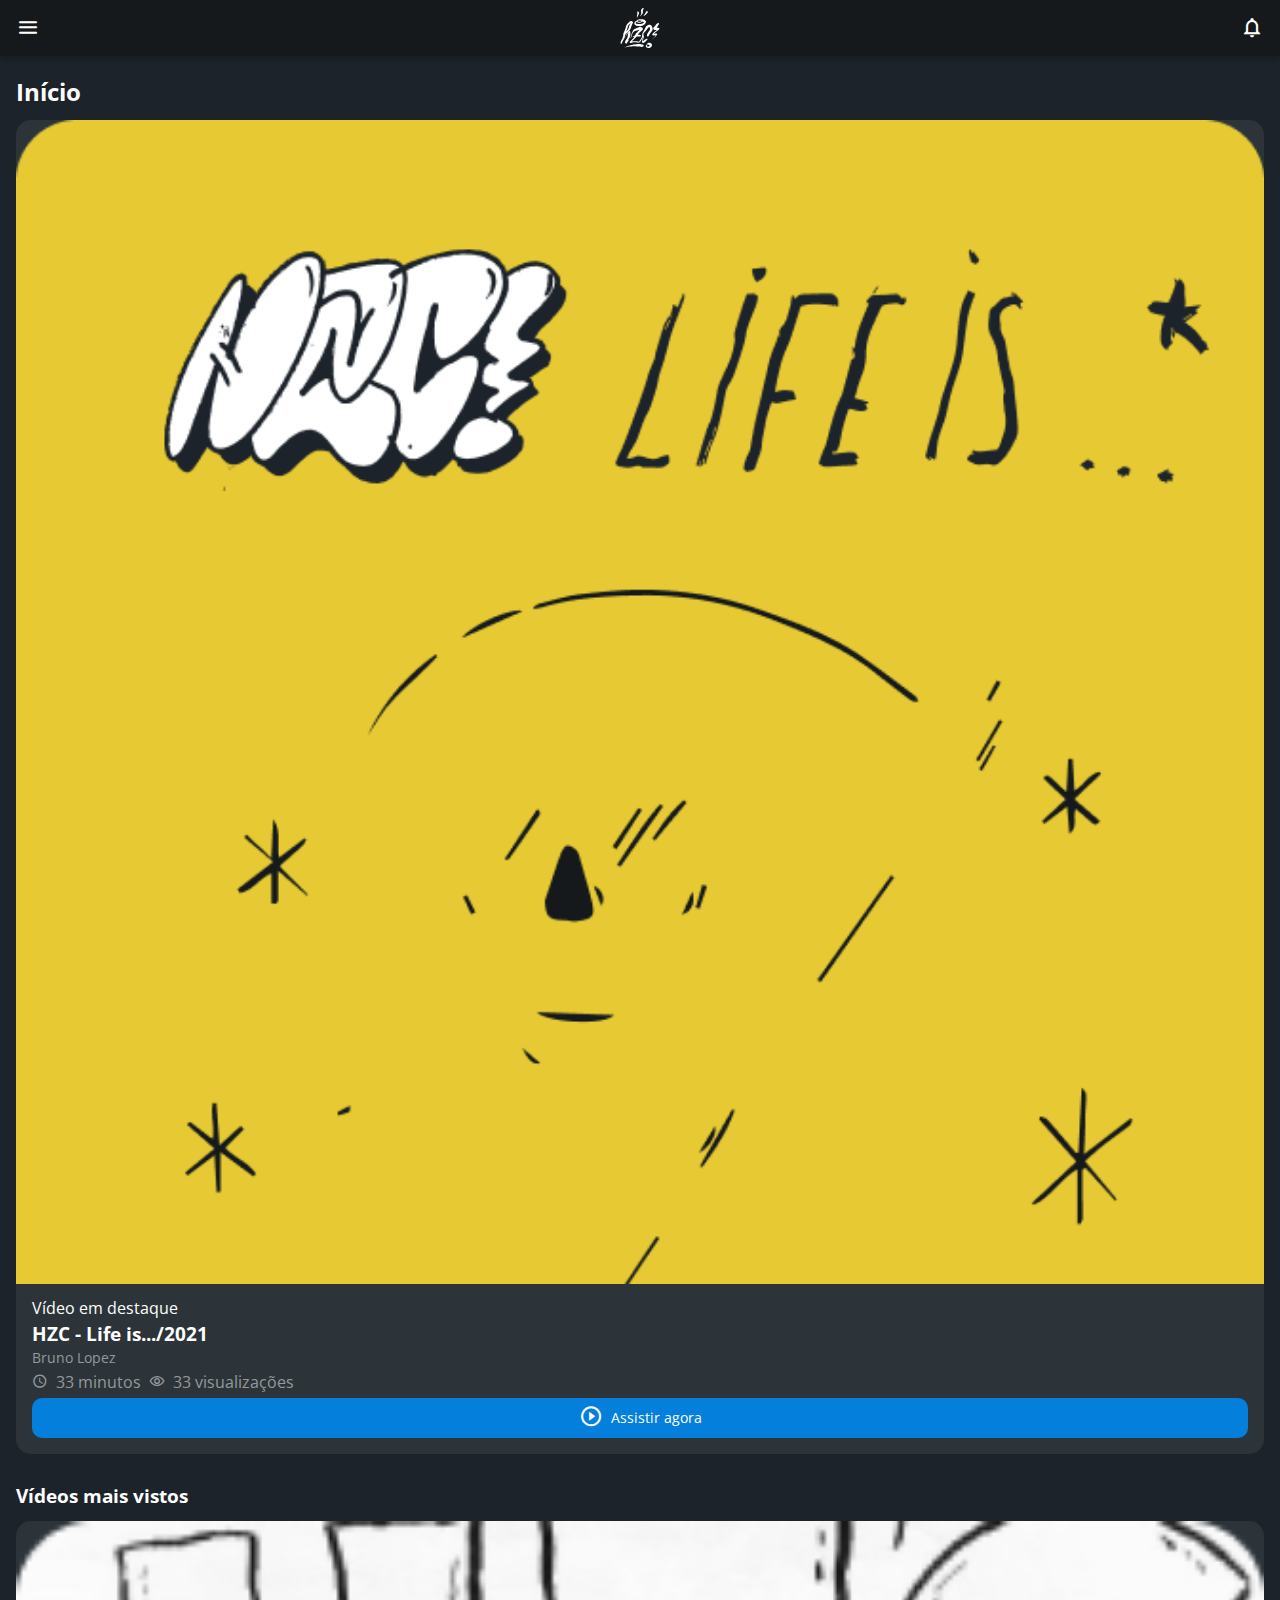
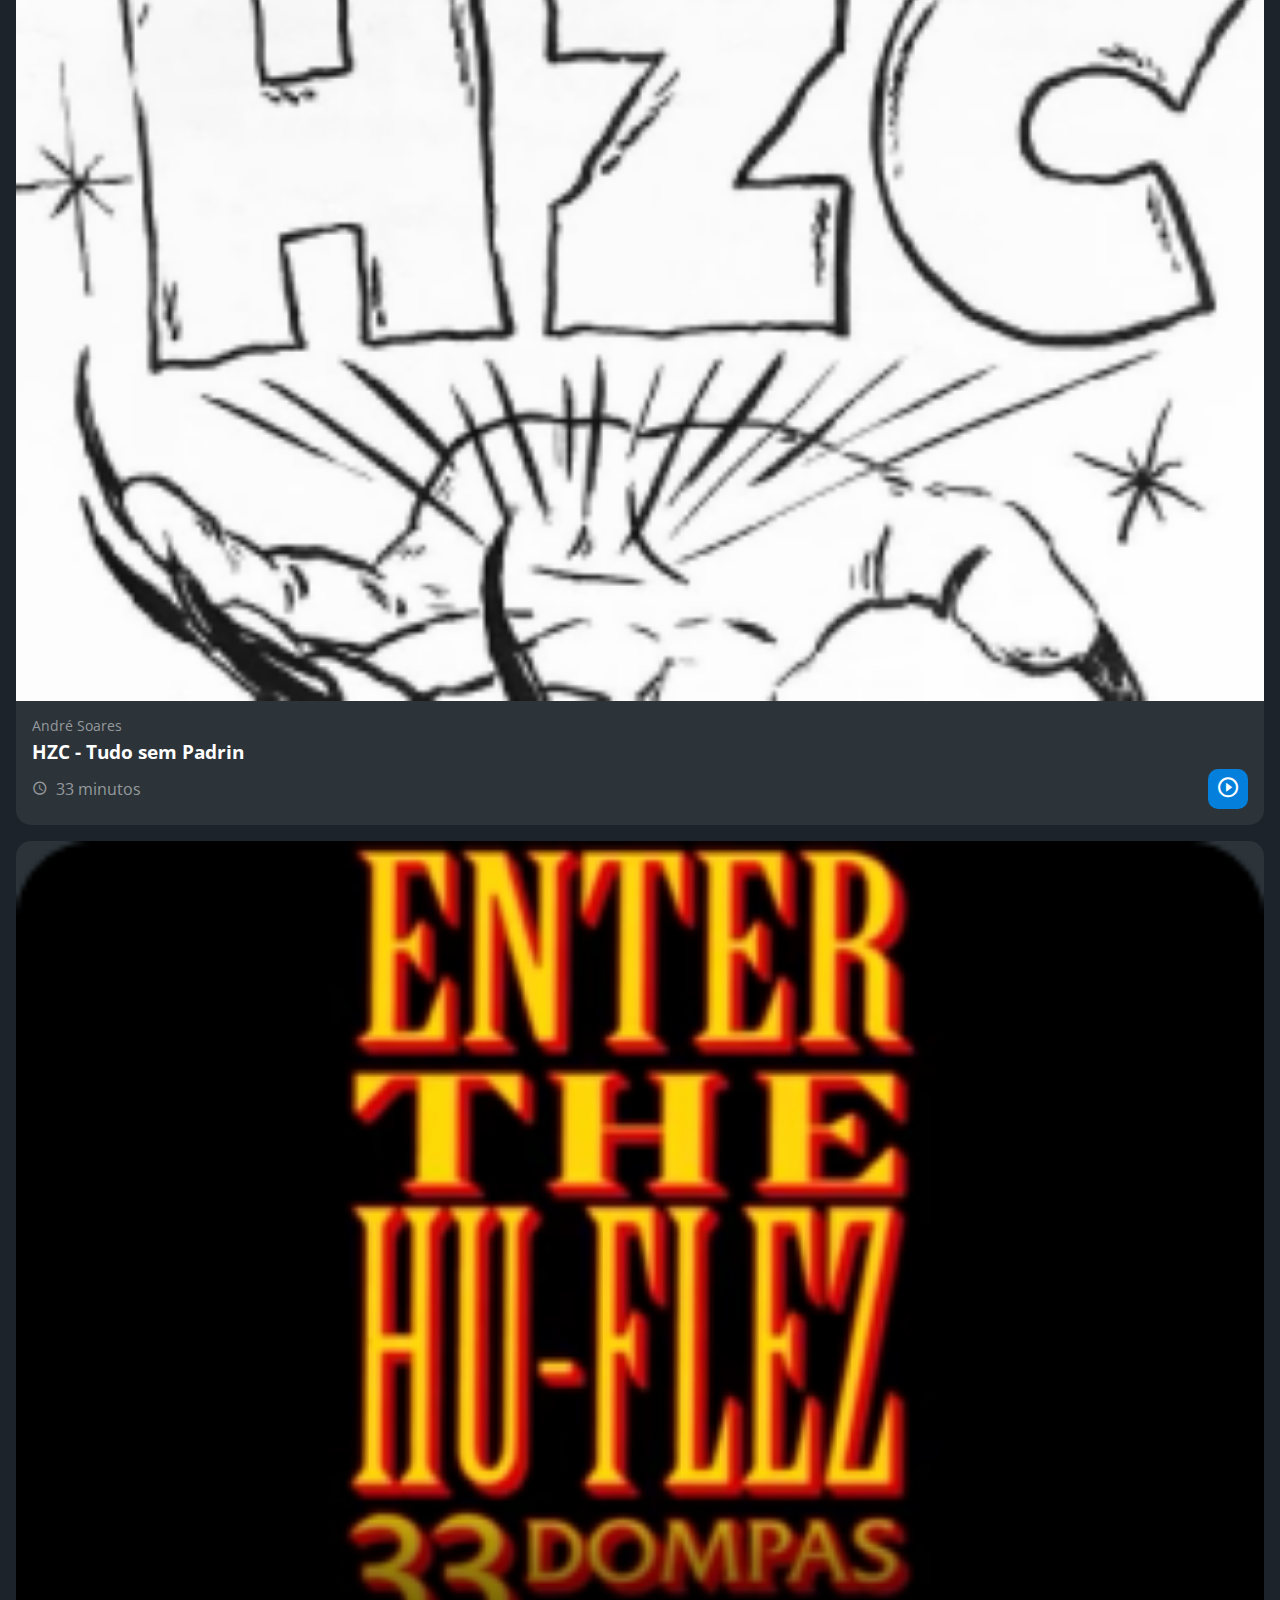
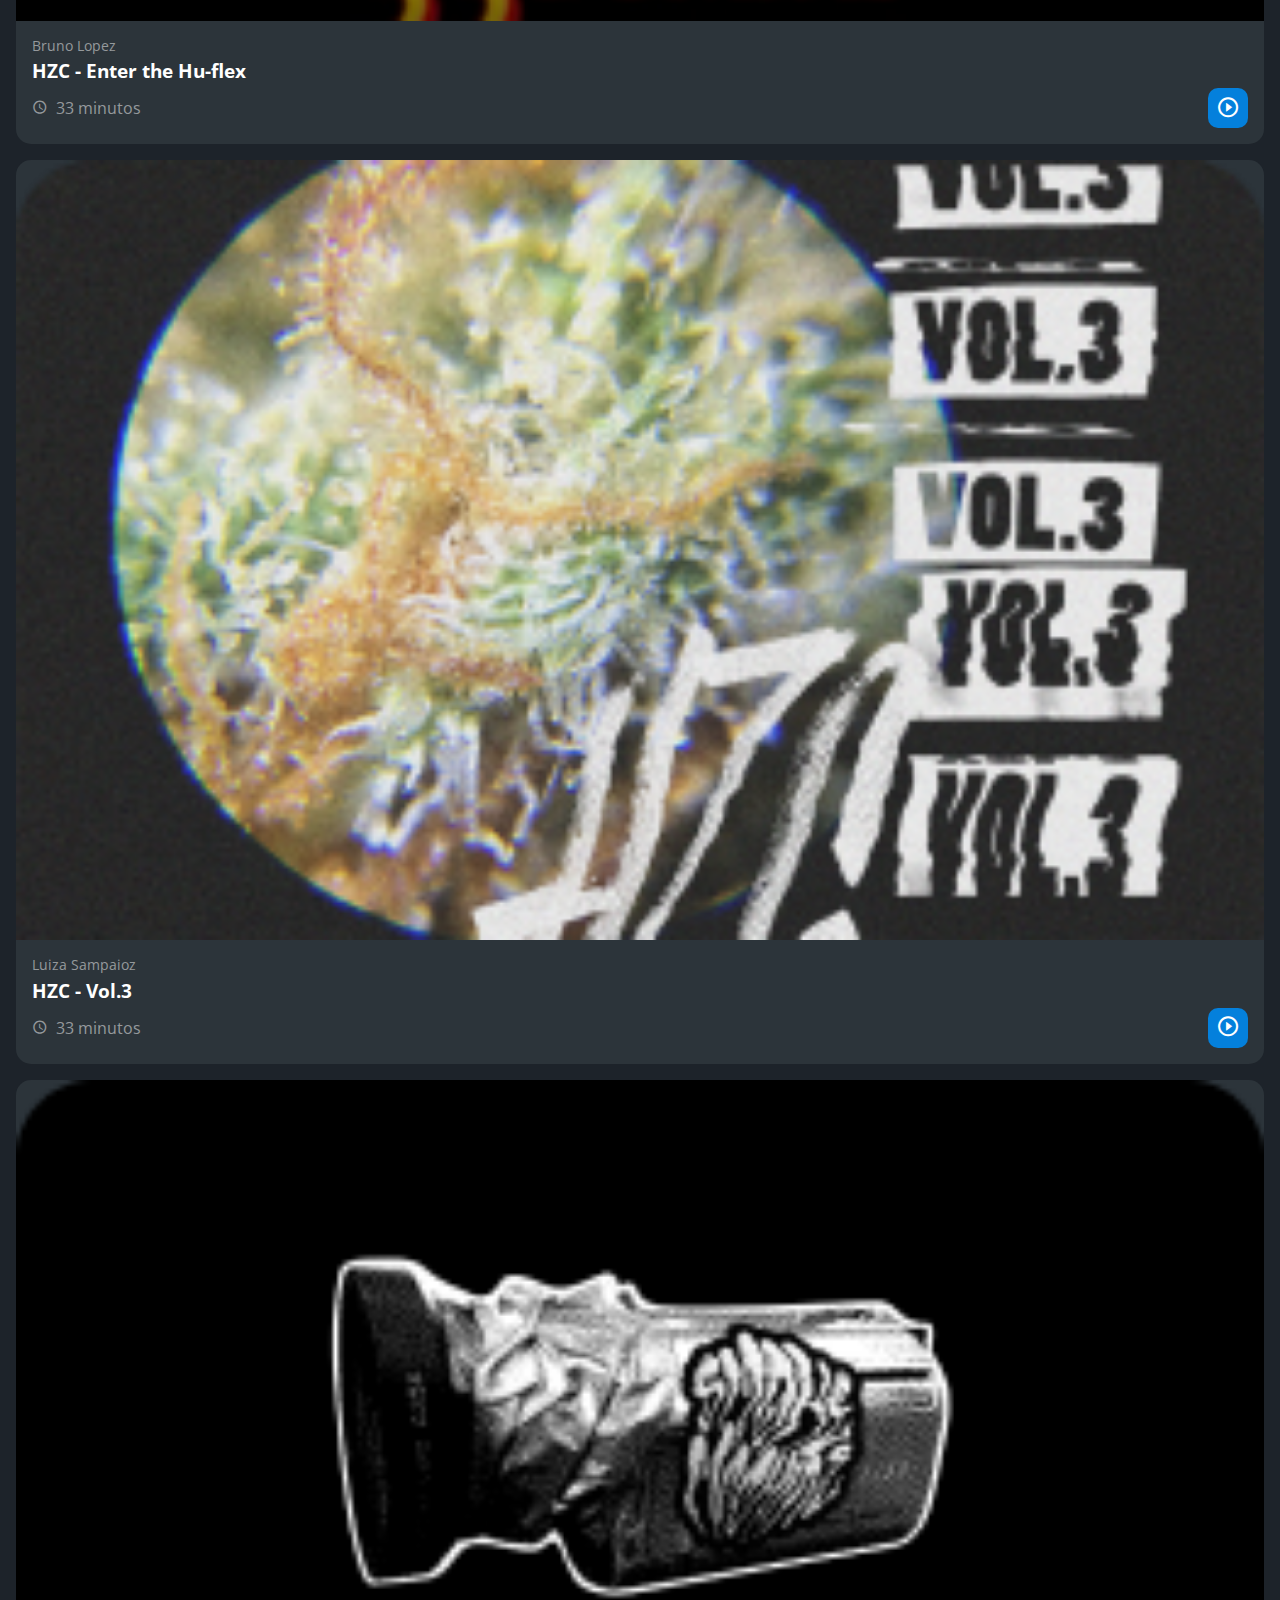
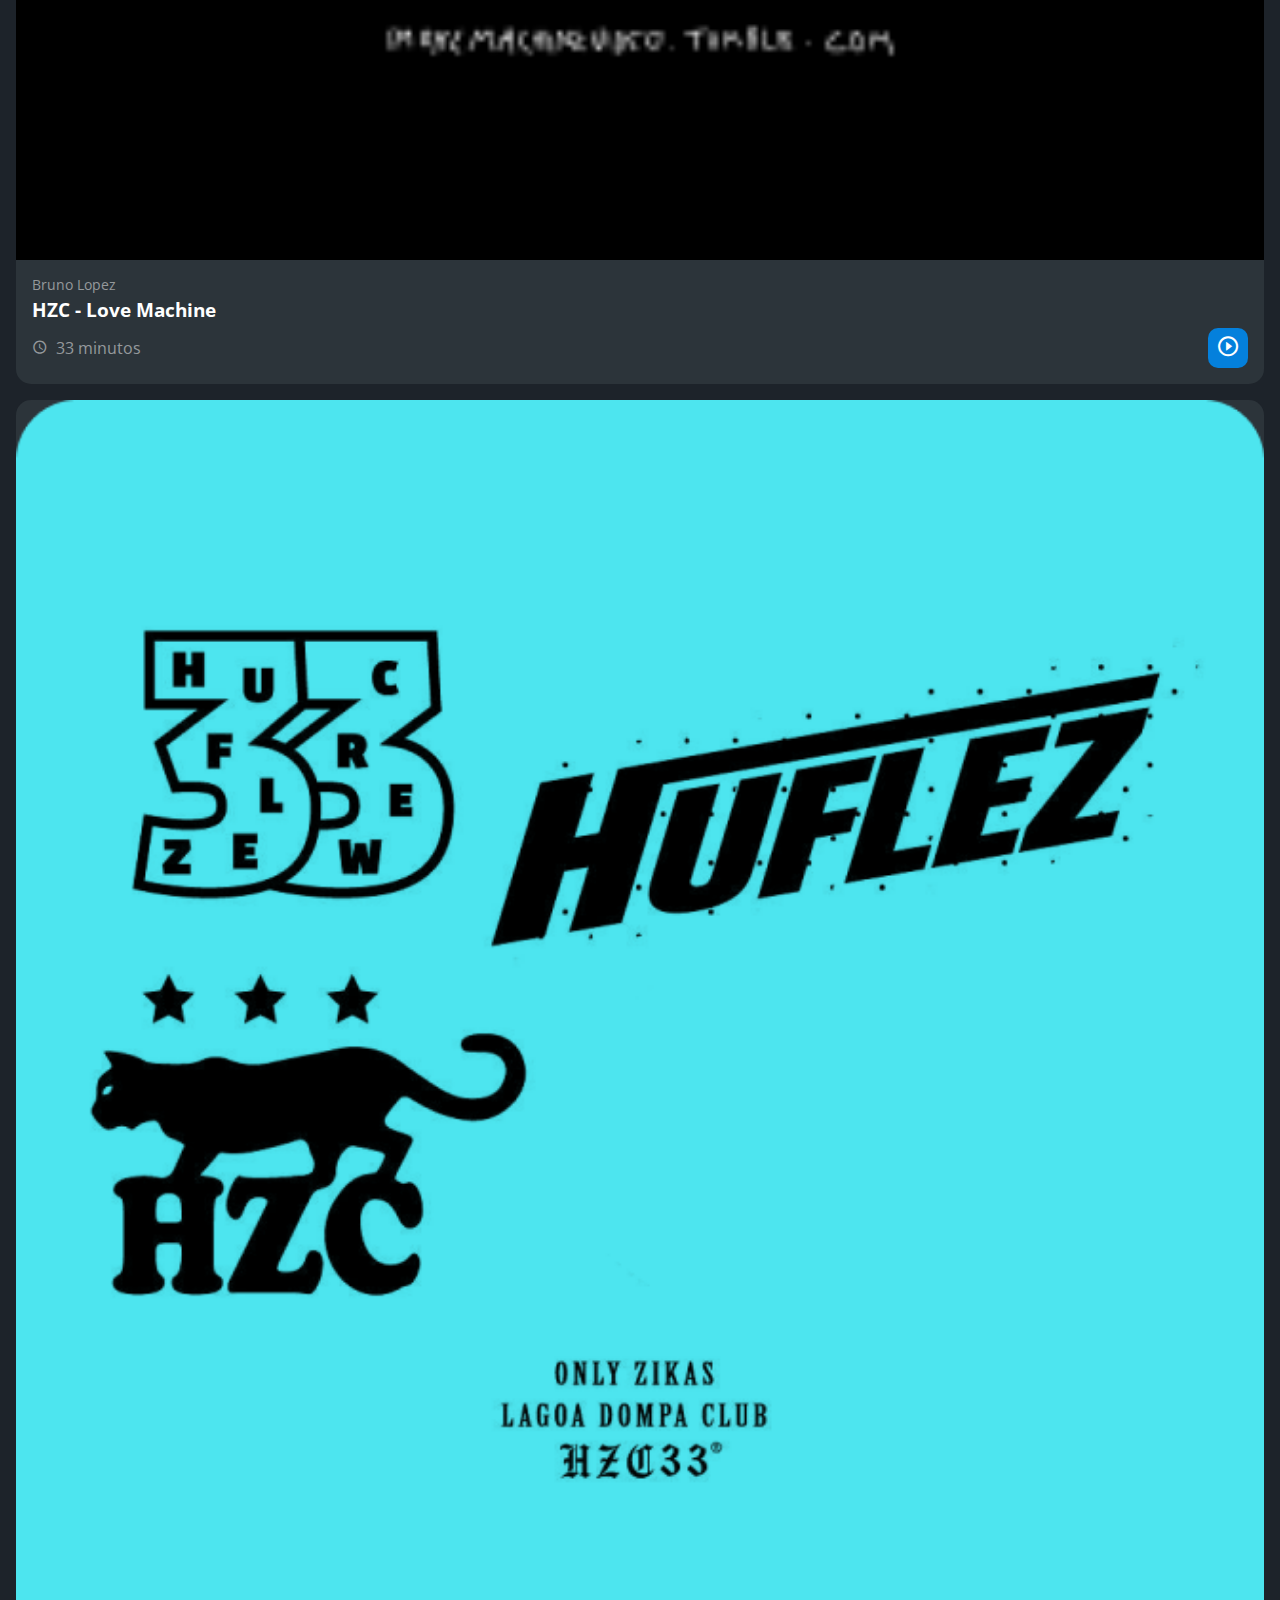
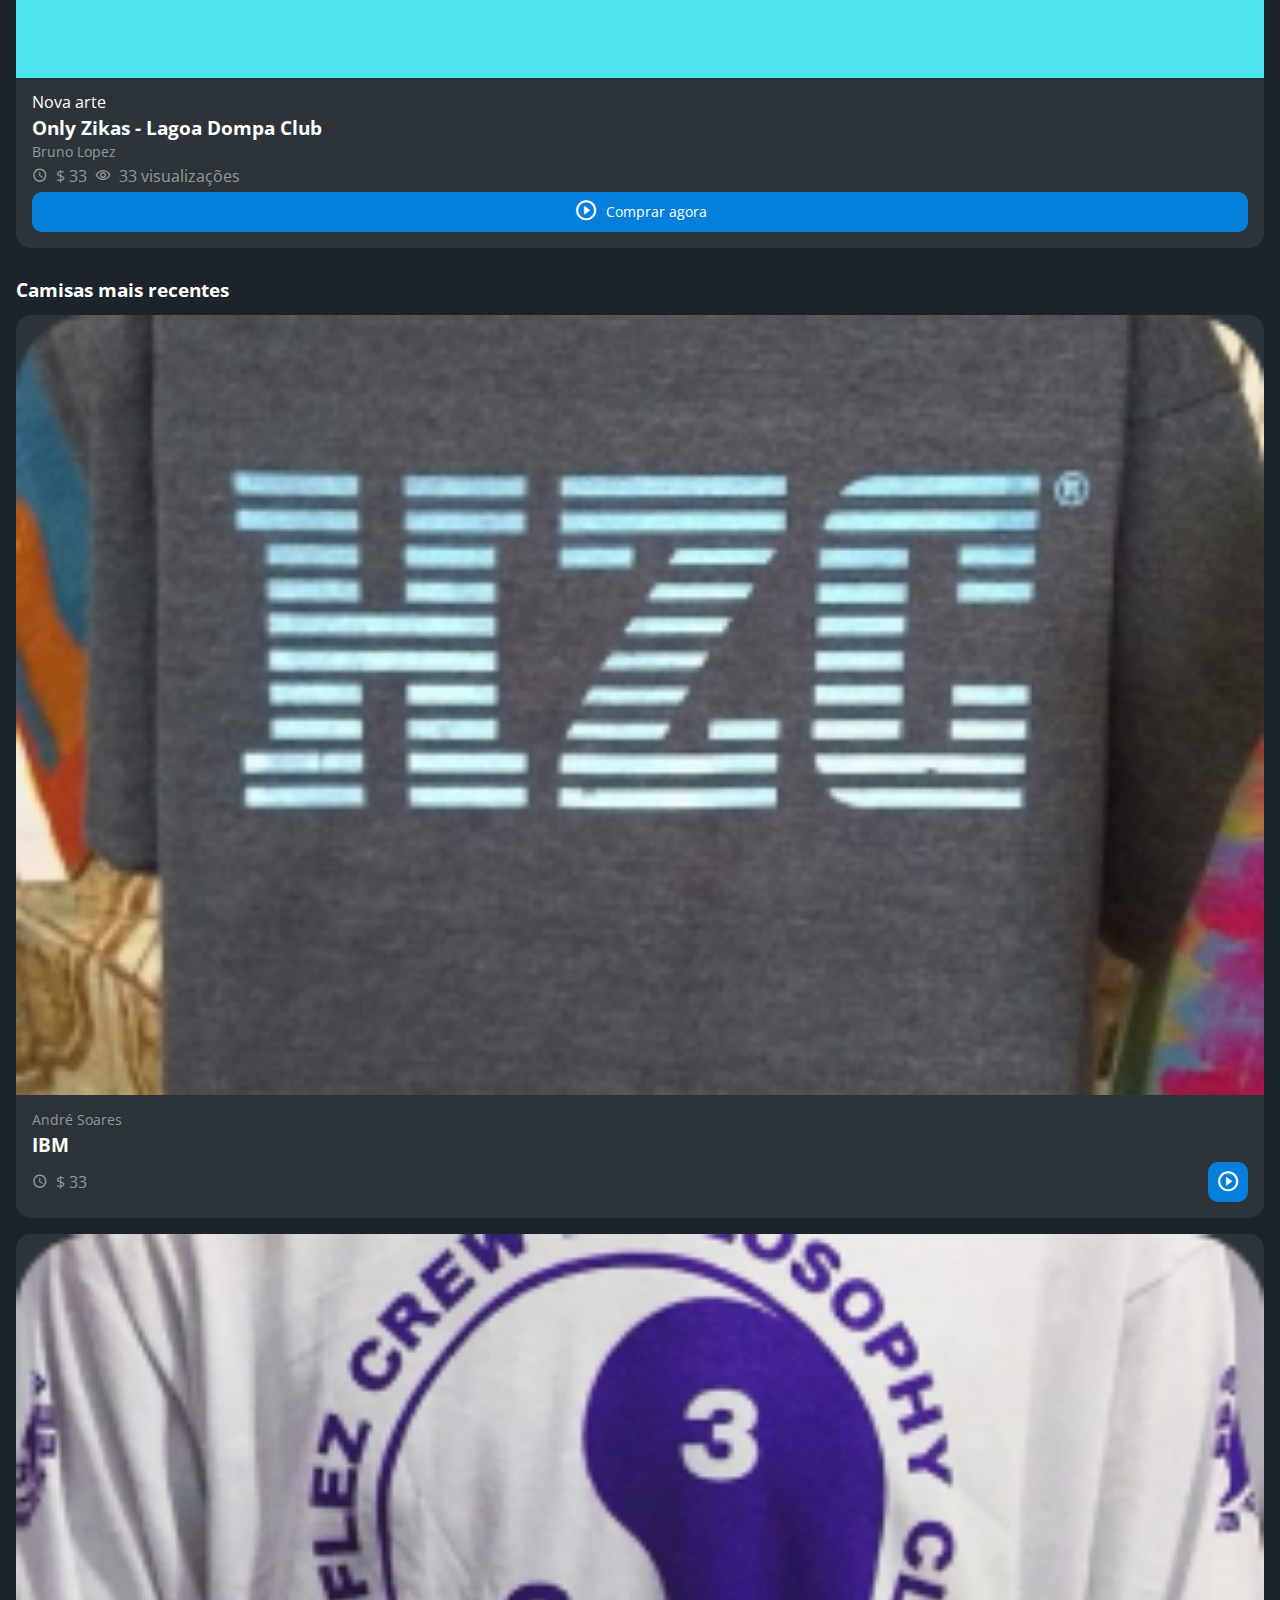
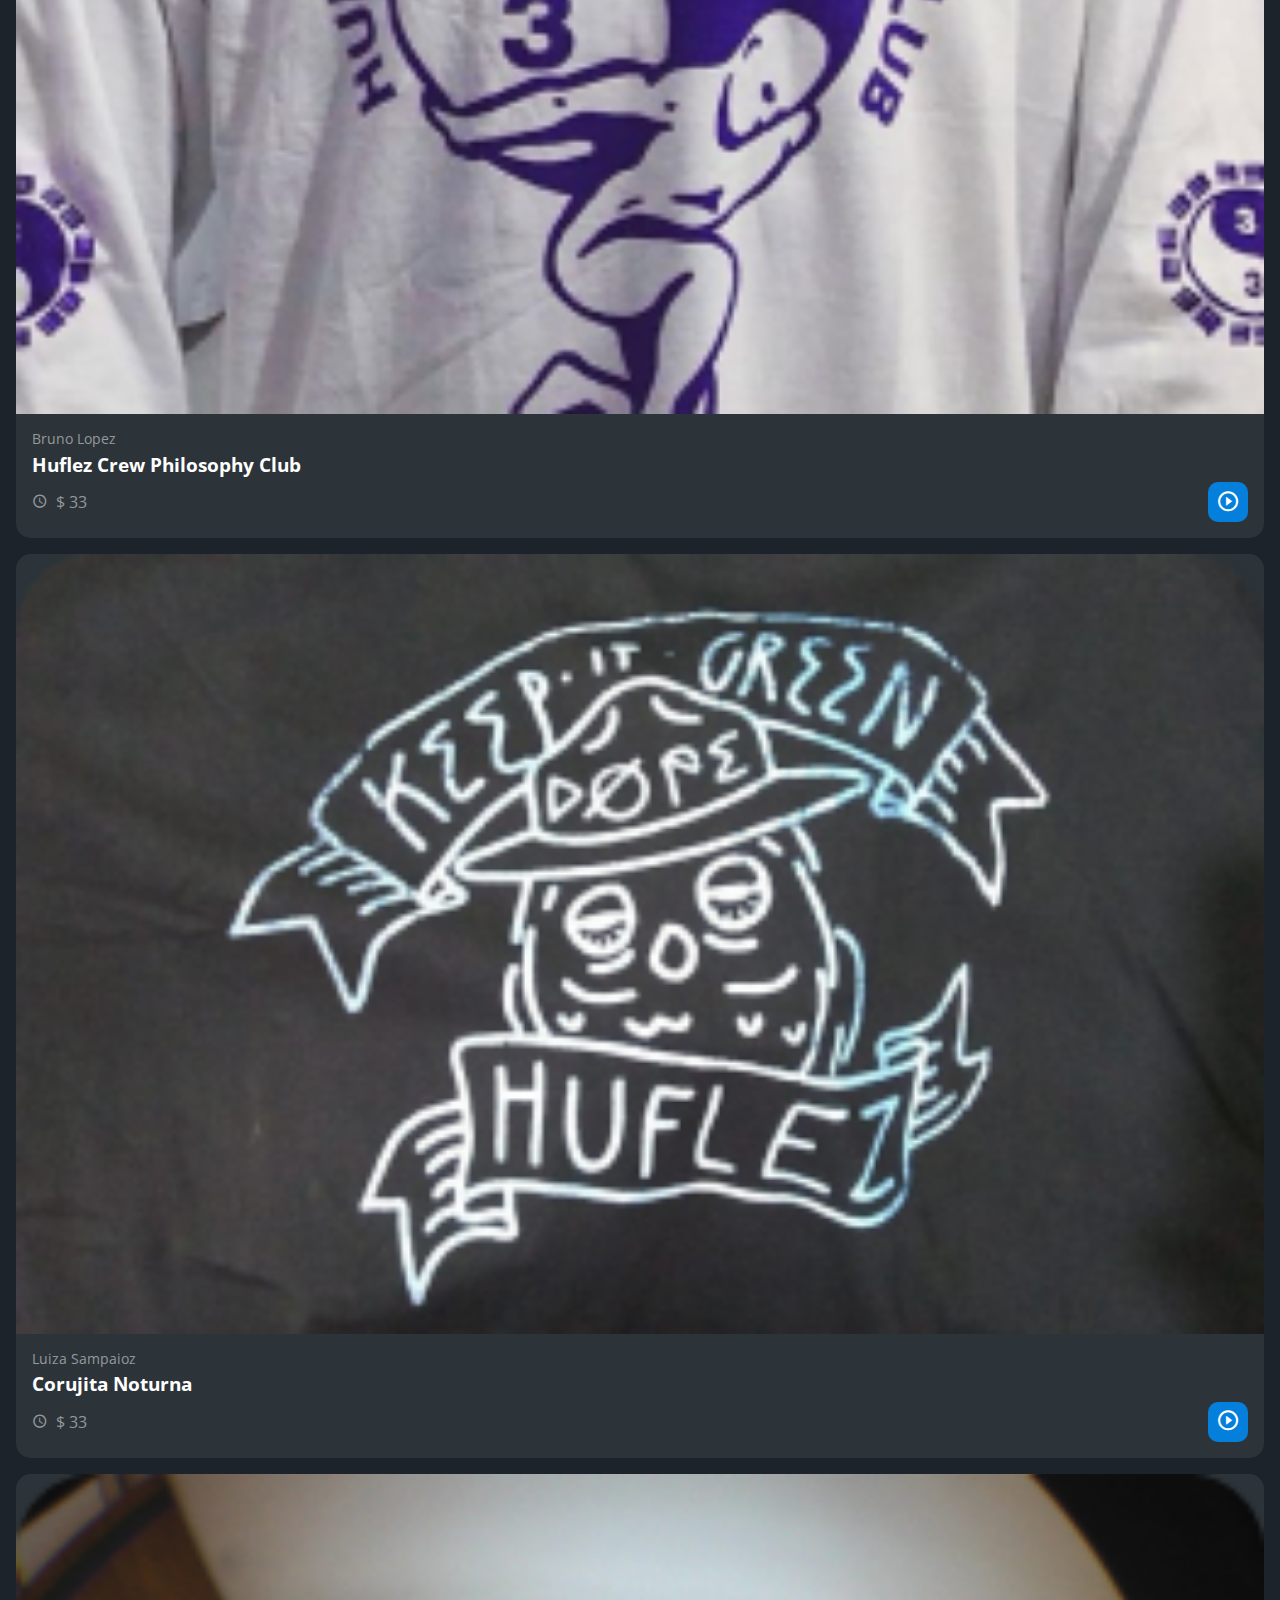
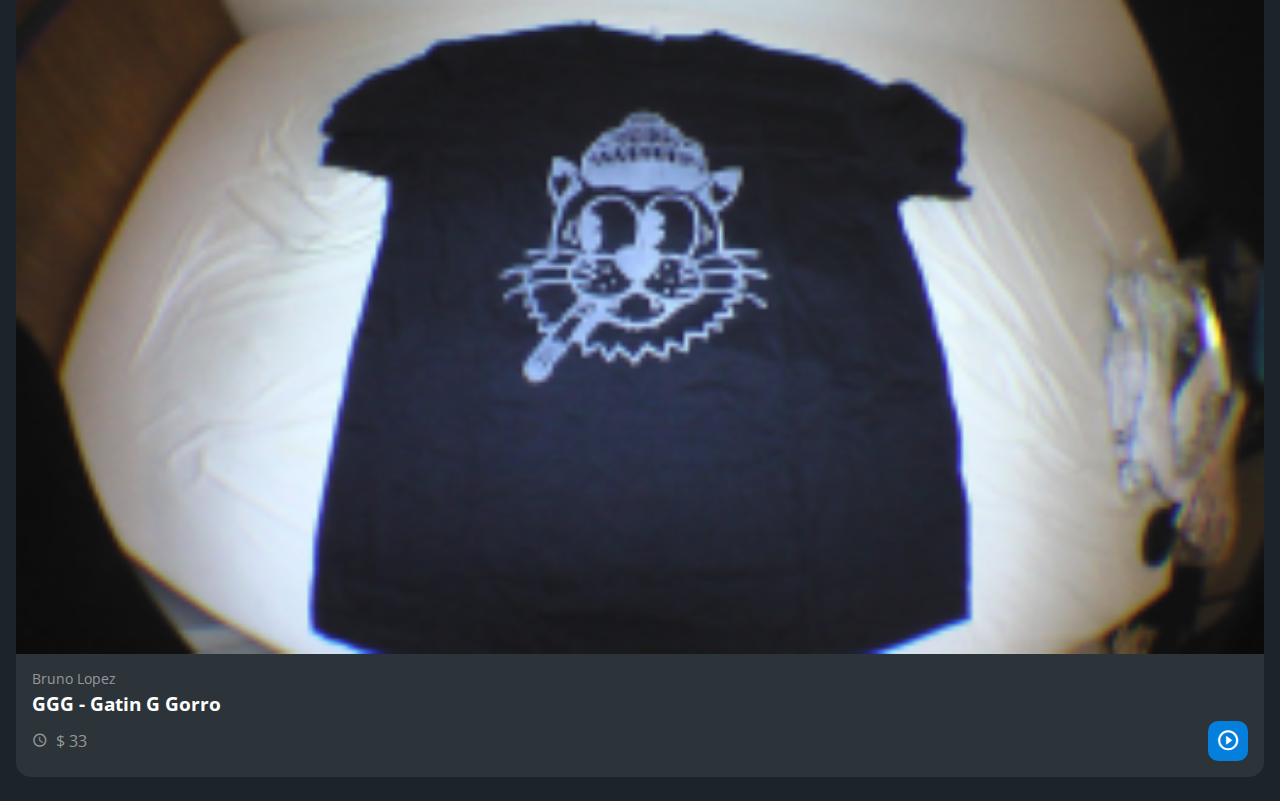
<file: index.html>
<!DOCTYPE html>
<html lang="pt-br">

<head>
    <meta charset="UTF-8">
    <meta http-equiv="X-UA-Compatible" content="IE=edge">
    <meta name="viewport" content="width=device-width, initial-scale=1.0">
    <title>Flexbox Grid</title>
    <link rel="preconnect" href="https://fonts.googleapis.com">
    <link rel="preconnect" href="https://fonts.gstatic.com" crossorigin>
    <link rel="stylesheet" href="https://fonts.googleapis.com/css2?family=Open+Sans:wght@400;600;700&display=swap">
    <link rel="stylesheet" href="assets/css/reset.css">
    <link rel="stylesheet" href="assets/css/style.css">
</head>

<body>
    <header class="cabecalho">
        <button class="cabecalho__menu" aria-label="Menu"><i></i></button>
        <img src="assets/img/logo.svg" alt="Logotipo do Flexbox-Grid" class="cabecalho__logo">
        <p class="cabecalho__perfil">Bruno Lopez</p>
        <button class="cabecalho__notificacao" aria-label="Notificação"><i></i></button>
    </header>

    <nav class="menu-lateral">
        <img src="assets/img/logo.svg" alt="Logotipo do Flexbox-Grid" class="menu-lateral__logo">
        <a href="#" class="menu-lateral__link menu-lateral__link--inicio menu-lateral__link--ativo">Início</a>
        <a href="#" class="menu-lateral__link menu-lateral__link--videos">Vídeos</a>
        <a href="#" class="menu-lateral__link menu-lateral__link--pico">Pico</a>
        <a href="#" class="menu-lateral__link menu-lateral__link--integrantes">Integrantes</a>
        <a href="#" class="menu-lateral__link menu-lateral__link--camisas">Camisas</a>
        <a href="#" class="menu-lateral__link menu-lateral__link--pinturas">Pinturas</a>
    </nav>

    <main class="principal">
        <h2 class="titulo-pagina">Início</h2>
        <article class="cartao  cartao--destaque destaque-video">
            <img src="assets/img/banner-mobile_1.png" alt="Banner do cartao" class="cartao__imagem cartao__imagem--mobile">
            <img src="assets/img/banner_1.png" alt="Banner do cartao" class="cartao__imagem cartao__imagem--desktop">
            <div class="cartao__conteudo">
                <p class="cartao__destaque">Vídeo em destaque</p>
                <h3 class="cartao__titulo">HZC - Life is.../2021</h3>
                <p class="cartao__perfil">Bruno Lopez</p>
                <p class="cartao__info  cartao__info--tempo">33 minutos</p>
                <p class="cartao__info  cartao__info--visualizacao">33 visualizações</p>
                <button class="cartao__botao cartao__botao--play cartao__botao--destaque">Assistir agora</button>
            </div>
        </article>

        <article class="cartao cartao--recentes videos-recentes">
            <h3 class="cartao__titulo">Vídeos recentes</h3>
            <a href="#" class="cartao__link">Ver todos</a>
            <ul class="cartao__lista">
                <li class="cartao__item">
                    <img src="assets/img/miniatura_1.png" alt="mini foto da novas artes 1"
                        class="cartao__item-thumbnail">
                    <h4 class="cartao__item-titulo">HZC - Love Machine</h4>
                    <p class="cartao__item-perfil">Júlia Fonseca</p>
                </li>
                <li class="cartao__item">
                    <img src="assets/img/miniatura_2.png" alt="mini foto da novas artes 2"
                        class="cartao__item-thumbnail">
                    <h4 class="cartao__item-titulo">HZC - Vol. 3</h4>
                    <p class="cartao__item-perfil">Júlia Fonseca</p>
                </li>
                <li class="cartao__item">
                    <img src="assets/img/miniatura_3.png" alt="mini foto da novas artes 3"
                        class="cartao__item-thumbnail">
                    <h4 class="cartao__item-titulo">HZC - Pescaria na Urca</h4>
                    <p class="cartao__item-perfil">Júlia Fonseca</p>
                </li>
                <li class="cartao__item">
                    <img src="assets/img/miniatura_4.png" alt="mini foto da novas artes 4"
                        class="cartao__item-thumbnail">
                    <h4 class="cartao__item-titulo">Vidalocagi - Guerreiros do Asfalto</h4>
                    <p class="cartao__item-perfil">Júlia Fonseca</p>
                </li>
                <li class="cartao__item">
                    <img src="assets/img/miniatura_5.png" alt="mini foto da novas artes 5"
                        class="cartao__item-thumbnail">
                    <h4 class="cartao__item-titulo">Vidalocagi - Não importa o nível</h4>
                    <p class="cartao__item-perfil">Júlia Fonseca</p>
                </li>
            </ul>
        </article>

        <section class="secao secao-videos">
            <h3 class="titulo-secao">Vídeos mais vistos</h3>
            <article class="cartao">
                <img src="assets/img/video_1.png" alt="video" class="cartao__imagem">
                <div class="cartao__conteudo">
                    <p class="cartao__perfil">André Soares</p>
                    <h3 class="cartao__titulo">HZC - Tudo sem Padrin</h3>
                    <p class="cartao__info  cartao__info--tempo">33 minutos</p>
                    <button class="cartao__botao cartao__botao--play" aria-label="Assistir agora"></button>
                </div>
            </article>

            <article class="cartao">
                <img src="assets/img/video_2.png" alt="video" class="cartao__imagem">
                <div class="cartao__conteudo">
                    <p class="cartao__perfil">Bruno Lopez</p>
                    <h3 class="cartao__titulo">HZC - Enter the Hu-flex</h3>
                    <p class="cartao__info  cartao__info--tempo">33 minutos</p>
                    <button class="cartao__botao cartao__botao--play" aria-label="Assistir agora"></button>
                </div>
            </article>

            <article class="cartao">
                <img src="assets/img/video_3.png" alt="video" class="cartao__imagem">
                <div class="cartao__conteudo">
                    <p class="cartao__perfil">Luiza Sampaioz</p>
                    <h3 class="cartao__titulo">HZC - Vol.3</h3>
                    <p class="cartao__info  cartao__info--tempo">33 minutos</p>
                    <button class="cartao__botao cartao__botao--play" aria-label="Assistir agora"></button>
                </div>
            </article>

            <article class="cartao ">
                <img src="assets/img/video_4.png" alt="video" class="cartao__imagem">
                <div class="cartao__conteudo">
                    <p class="cartao__perfil">Bruno Lopez</p>
                    <h3 class="cartao__titulo">HZC - Love Machine</h3>
                    <p class="cartao__info  cartao__info--tempo">33 minutos</p>
                    <button class="cartao__botao cartao__botao--play" aria-label="Assistir agora"></button>
                </div>
            </article>
        </section>

        <article class="cartao cartao--recentes produtos-recentes">
            <h3 class="cartao__titulo">Novas artes</h3>
            <a href="#" class="cartao__link">Ver todas</a>
            <ul class="cartao__lista">
                <li class="cartao__item">
                    <img src="assets/img/Rectangle 97.png" alt="mini foto da novas artes 1"
                        class="cartao__item-thumbnail">
                    <h4 class="cartao__item-titulo">Sem título 01</h4>
                    <p class="cartao__item-perfil">Antonio Tebyriçá</p>
                </li>
                <li class="cartao__item">
                    <img src="assets/img/Rectangle 97-1.png" alt="mini foto da novas artes 2"
                        class="cartao__item-thumbnail">
                    <h4 class="cartao__item-titulo">Sem título 02</h4>
                    <p class="cartao__item-perfil">Antonio Tebyriçá</p>
                </li>
                <li class="cartao__item">
                    <img src="assets/img/Rectangle 97-2.png" alt="mini foto da novas artes 3"
                        class="cartao__item-thumbnail">
                    <h4 class="cartao__item-titulo">Segurança</h4>
                    <p class="cartao__item-perfil">Raphael Gibson</p>
                </li>
                <li class="cartao__item">
                    <img src="assets/img/Rectangle 97-3.png" alt="mini foto da novas artes 4"
                        class="cartao__item-thumbnail">
                    <h4 class="cartao__item-titulo">Malunguisse</h4>
                    <p class="cartao__item-perfil">Carolina Canavarro</p>
                </li>
                <li class="cartao__item">
                    <img src="assets/img/Rectangle 97-4.png" alt="mini foto da novas artes 5"
                        class="cartao__item-thumbnail">
                    <h4 class="cartao__item-titulo">Coroa da Converse</h4>
                    <p class="cartao__item-perfil">Nikolas de Murtas</p>
                </li>
                <li class="cartao__item">
                    <img src="assets/img/Rectangle 97-5.png" alt="mini foto da novas artes 6"
                        class="cartao__item-thumbnail">
                    <h4 class="cartao__item-titulo">Segurança</h4>
                    <p class="cartao__item-perfil">Raphael Gibson</p>
                </li>
                <li class="cartao__item">
                    <img src="assets/img/Rectangle 97.png" alt="mini foto da novas artes 5"
                        class="cartao__item-thumbnail">
                    <h4 class="cartao__item-titulo">Sem título 03</h4>
                    <p class="cartao__item-perfil">Antonio Tebyriçá</p>
                </li>
            </ul>
        </article>

        <article class="cartao  cartao--destaque destaque-produtos">
            <img src="assets/img/banner-mobile_2.png" alt="Banner do cartao" class="cartao__image cartao__imagem--mobile">
            <img src="assets/img/banner_2.png" alt="Banner do cartao" class="cartao__image cartao__imagem--desktop">
            <div class="cartao__conteudo">
                <p class="cartao__destaque">Nova arte</p>
                <h3 class="cartao__titulo">Only Zikas - Lagoa Dompa Club</h3>
                <p class="cartao__perfil">Bruno Lopez</p>
                <p class="cartao__info  cartao__info--tempo">$ 33</p>
                <p class="cartao__info  cartao__info--visualizacao">33 visualizações</p>
                <button class="cartao__botao cartao__botao--play cartao__botao--destaque">Comprar agora</button>
            </div>
        </article>

        <section class="secao secao-produtos">
            <h3 class="titulo-secao">Camisas mais recentes</h3>
            <article class="cartao ">
                <img src="assets/img/produto_1.png" alt="video" class="cartao__imagem">
                <div class="cartao__conteudo">
                    <p class="cartao__perfil">André Soares</p>
                    <h3 class="cartao__titulo">IBM</h3>
                    <p class="cartao__info  cartao__info--tempo">$ 33</p>
                    <button class="cartao__botao cartao__botao--play" aria-label="Compre agora"></button>
                </div>
            </article>

            <article class="cartao">
                <img src="assets/img/produto_2.png" alt="video" class="cartao__imagem">
                <div class="cartao__conteudo">
                    <p class="cartao__perfil">Bruno Lopez</p>
                    <h3 class="cartao__titulo">Huflez Crew Philosophy Club</h3>
                    <p class="cartao__info  cartao__info--tempo">$ 33</p>
                    <button class="cartao__botao cartao__botao--play" aria-label="Compre agora"></button>
                </div>
            </article>

            <article class="cartao">
                <img src="assets/img/produto_3.png" alt="video" class="cartao__imagem">
                <div class="cartao__conteudo">
                    <p class="cartao__perfil">Luiza Sampaioz</p>
                    <h3 class="cartao__titulo">Corujita Noturna</h3>
                    <p class="cartao__info  cartao__info--tempo">$ 33</p>
                    <button class="cartao__botao cartao__botao--play" aria-label="Compre agora"></button>
                </div>
            </article>

            <article class="cartao">
                <img src="assets/img/produto_4.png" alt="video" class="cartao__imagem">
                <div class="cartao__conteudo">
                    <p class="cartao__perfil">Bruno Lopez</p>
                    <h3 class="cartao__titulo">GGG - Gatin G Gorro</h3>
                    <p class="cartao__info  cartao__info--tempo">$ 33</p>
                    <button class="cartao__botao cartao__botao--play" aria-label="Compre agora"></button>
                </div>
            </article>
        </section>
    </main>
    <script src="index.js"></script>
</body>

</html>
</file>
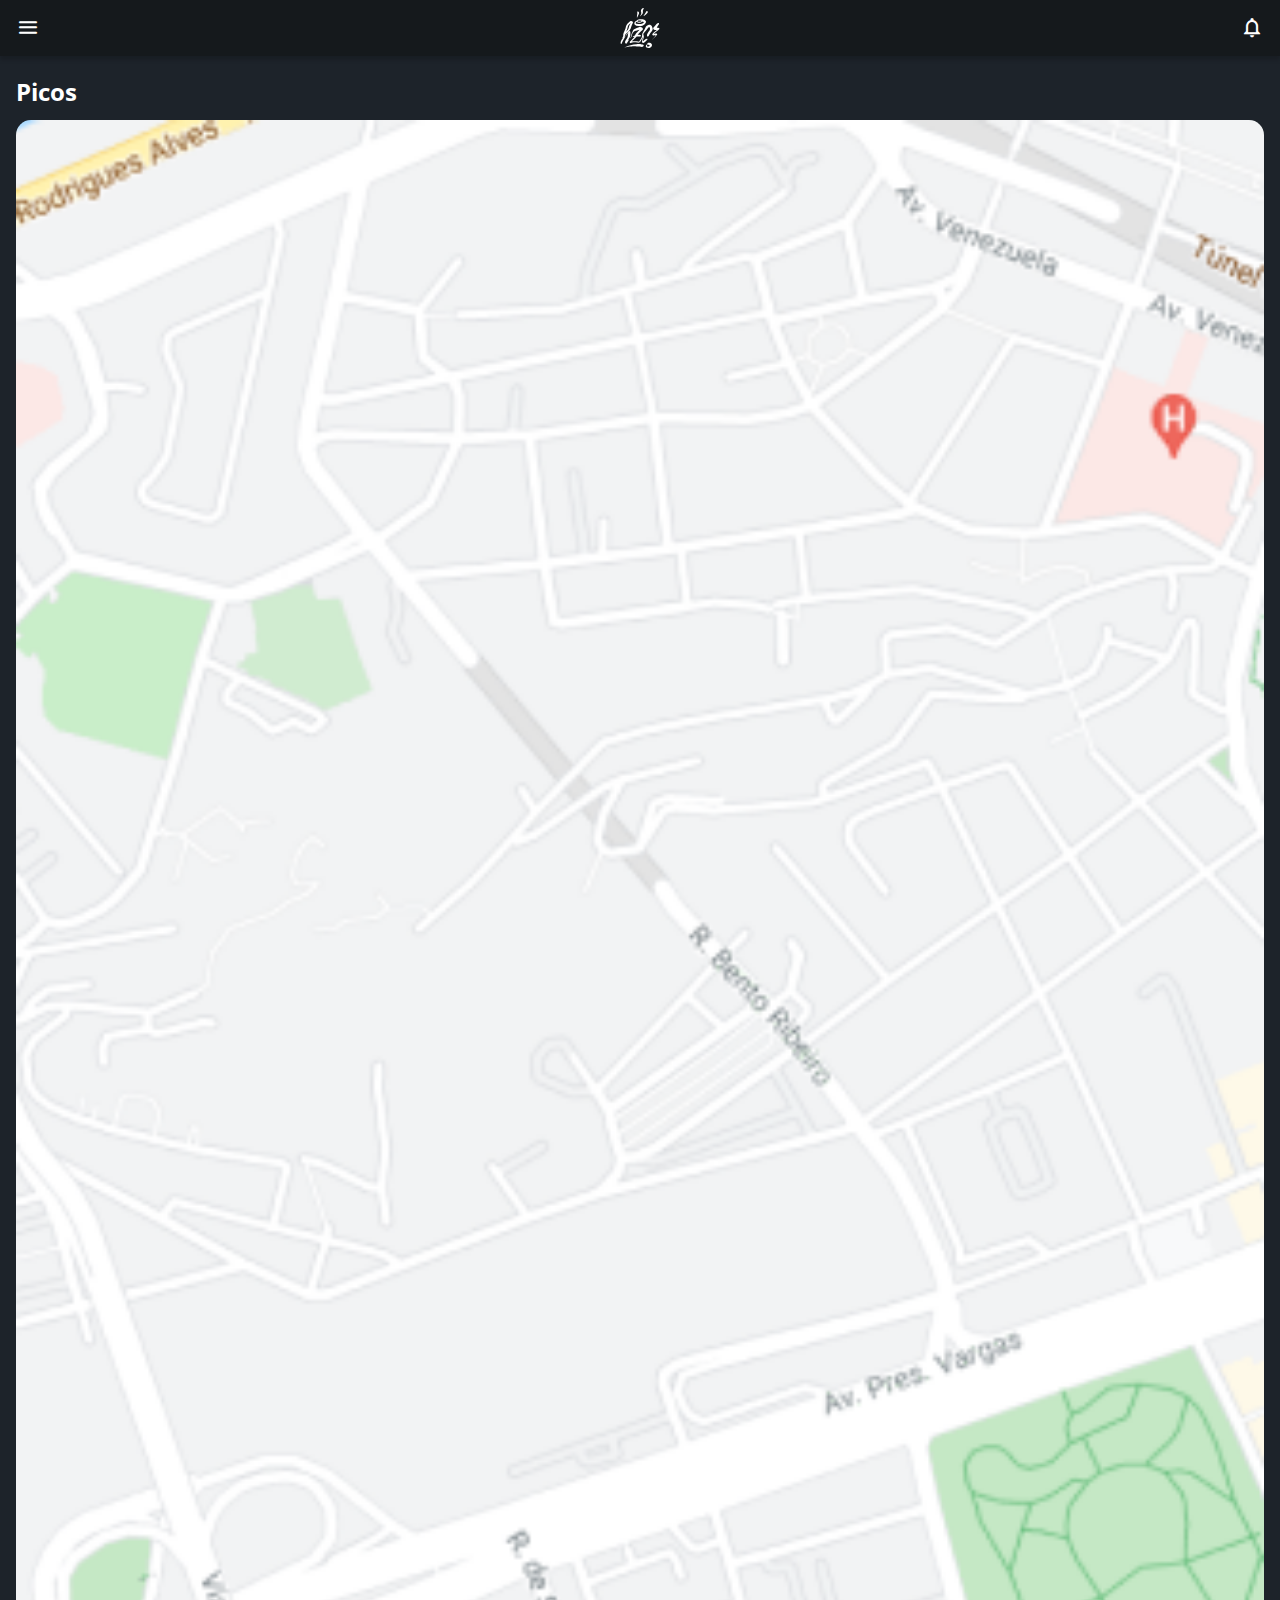
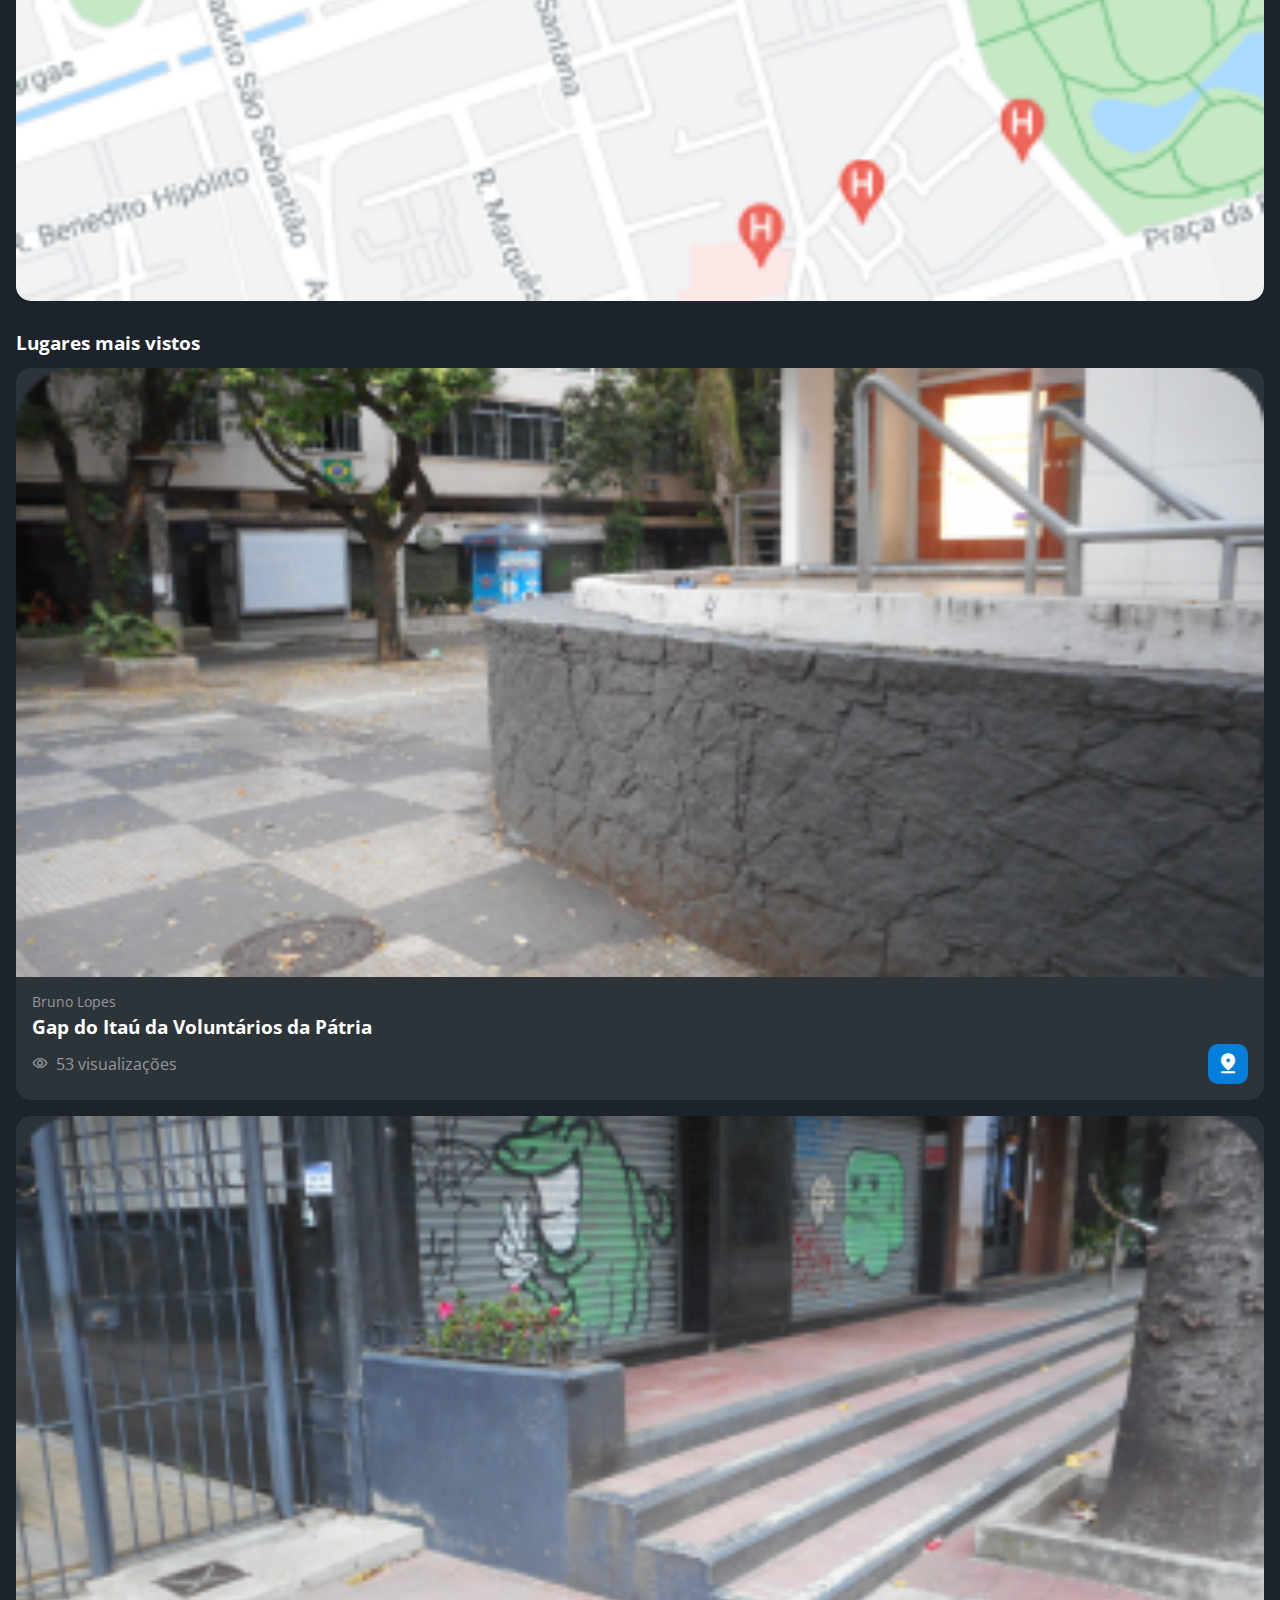
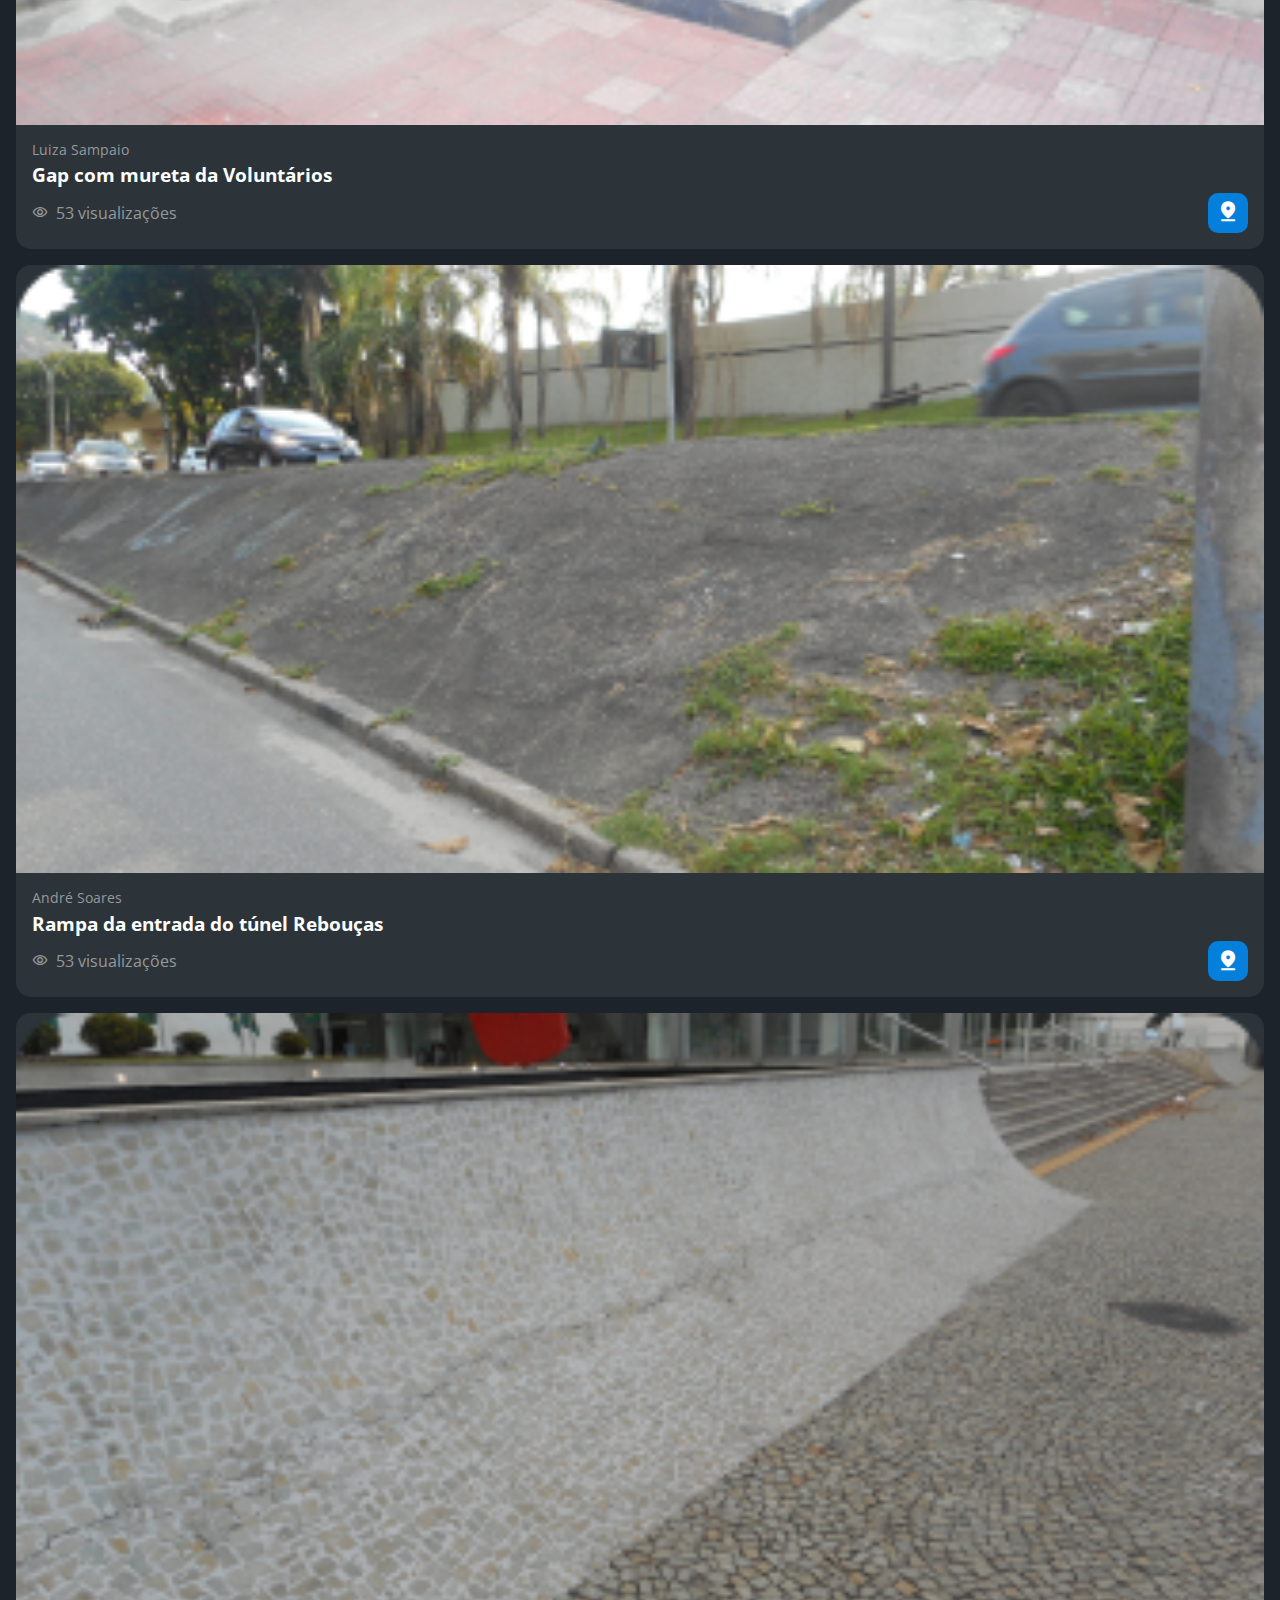
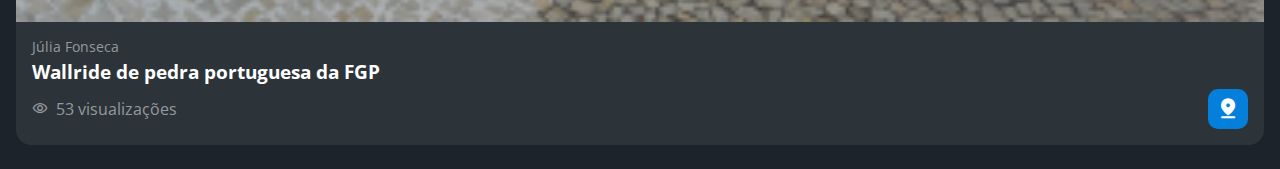
<file: picos.html>
<!DOCTYPE html>
<html lang="pt-BR">
<head>
    <meta charset="UTF-8">
    <meta http-equiv="X-UA-Compatible" content="IE=edge">
    <meta name="viewport" content="width=device-width, initial-scale=1.0">
    <title>Flexbox Grid</title>
    <link rel="preconnect" href="https://fonts.googleapis.com">
    <link rel="preconnect" href="https://fonts.gstatic.com" crossorigin>
    <link rel="stylesheet" href="https://fonts.googleapis.com/css2?family=Open+Sans:wght@400;600;700&display=swap">
    <link rel="stylesheet" href="assets/css/reset.css">
    <link rel="stylesheet" href="assets/css/style.css">
</head>
<body>
    <header class="cabecalho">
        <button class="cabecalho__menu" aria-label="Menu"><i></i></button>
        <img src="assets/img/logo.svg" alt="Logotipo do Flexbox-Grid" class="cabecalho__logo">
        <p class="cabecalho__perfil">Bruno Lopez</p>
        <button class="cabecalho__notificacao" aria-label="Notificação"><i></i></button>
    </header>

    <nav class="menu-lateral">
        <img src="assets/img/logo.svg" alt="Logotipo do Flexbox-Grid" class="menu-lateral__logo">
        <a href="index.html" class="menu-lateral__link menu-lateral__link--inicio menu-lateral__link--ativo">Início</a>
        <a href="videos.html" class="menu-lateral__link menu-lateral__link--videos">Vídeos</a>
        <a href="picos.html" class="menu-lateral__link menu-lateral__link--pico">Picos</a>
        <a href="#" class="menu-lateral__link menu-lateral__link--integrantes">Integrantes</a>
        <a href="#" class="menu-lateral__link menu-lateral__link--camisas">Camisas</a>
        <a href="#" class="menu-lateral__link menu-lateral__link--pinturas">Pinturas</a>
    </nav>

    <main class="principal">
        <h2 class="titulo-pagina">Picos</h2>
        <article class="cartao  cartao--destaque destaque-video">
            <img src="assets/img/picos1.png" alt="Banner do cartao" class="cartao__imagem cartao__imagem--mobile">
            <img src="assets/img/mapa-picos.png" alt="Banner do cartao" class="cartao__imagem cartao__imagem--desktop">
        </article>

        <article class="cartao cartao--recentes videos-recentes">
            <h3 class="cartao__titulo">Favoritos</h3>
            <a href="#" class="cartao__link">Ver todos</a>
            <ul class="cartao__lista">
                <li class="cartao__item">
                    <img src="assets/img/miniatura_1.png" alt="mini foto da novas artes 1"
                        class="cartao__item-thumbnail">
                    <h4 class="cartao__item-titulo">Wallride daFGP</h4>
                    <p class="cartao__item-perfil">Júlia Fonseca</p>
                </li>
                <li class="cartao__item">
                    <img src="assets/img/miniatura_2.png" alt="mini foto da novas artes 2"
                        class="cartao__item-thumbnail">
                    <h4 class="cartao__item-titulo">Borda de valores</h4>
                    <p class="cartao__item-perfil">Júlia Fonseca</p>
                </li>
                <li class="cartao__item">
                    <img src="assets/img/miniatura_3.png" alt="mini foto da novas artes 3"
                        class="cartao__item-thumbnail">
                    <h4 class="cartao__item-titulo">Wallrie do Rebouças</h4>
                    <p class="cartao__item-perfil">Júlia Fonseca</p>
                </li>
                <li class="cartao__item">
                    <img src="assets/img/miniatura_4.png" alt="mini foto da novas artes 4"
                        class="cartao__item-thumbnail">
                    <h4 class="cartao__item-titulo">Segunda setor da Praça</h4>
                    <p class="cartao__item-perfil">Júlia Fonseca</p>
                </li>
                <li class="cartao__item">
                    <img src="assets/img/miniatura_5.png" alt="mini foto da novas artes 5"
                        class="cartao__item-thumbnail">
                    <h4 class="cartao__item-titulo">Borda de valores</h4>
                    <p class="cartao__item-perfil">Júlia Fonseca</p>
                </li>
                <li class="cartao__item">
                    <img src="assets/img/miniatura_2.png" alt="mini foto da novas artes 5"
                        class="cartao__item-thumbnail">
                    <h4 class="cartao__item-titulo">Wallride do Minhocão</h4>
                    <p class="cartao__item-perfil">Júlia Fonseca</p>
                </li>
            </ul>
        </article>

        <section class="secao secao-videos">
            <h3 class="titulo-secao">Lugares mais vistos</h3>
            <article class="cartao">
                <img src="assets/img/picos2.png" alt="video" class="cartao__imagem">
                <div class="cartao__conteudo">
                    <p class="cartao__perfil">Bruno Lopes</p>
                    <h3 class="cartao__titulo">Gap do Itaú da Voluntários da Pátria</h3>
                    <p class="cartao__info  cartao__info--olho">53 visualizações</p>
                    <button class="cartao__botao cartao__botao--pico" aria-label="Assistir agora"></button>
                </div>
            </article>

            <article class="cartao">
                <img src="assets/img/picos3.png" alt="video" class="cartao__imagem">
                <div class="cartao__conteudo">
                    <p class="cartao__perfil">Luiza Sampaio</p>
                    <h3 class="cartao__titulo">Gap com mureta da Voluntários</h3>
                    <p class="cartao__info  cartao__info--olho">53 visualizações</p>
                    <button class="cartao__botao cartao__botao--pico" aria-label="Assistir agora"></button>
                </div>
            </article>

            <article class="cartao">
                <img src="assets/img/picos4.png" alt="video" class="cartao__imagem">
                <div class="cartao__conteudo">
                    <p class="cartao__perfil">André Soares</p>
                    <h3 class="cartao__titulo">Rampa da entrada do túnel Rebouças</h3>
                    <p class="cartao__info  cartao__info--olho">53 visualizações</p>
                    <button class="cartao__botao cartao__botao--pico" aria-label="Assistir agora"></button>
                </div>
            </article>

            <article class="cartao ">
                <img src="assets/img/picos5.png" alt="video" class="cartao__imagem">
                <div class="cartao__conteudo">
                    <p class="cartao__perfil">Júlia Fonseca</p>
                    <h3 class="cartao__titulo">Wallride de pedra portuguesa da FGP</h3>
                    <p class="cartao__info  cartao__info--olho">53 visualizações</p>
                    <button class="cartao__botao cartao__botao--pico" aria-label="Assistir agora"></button>
                </div>
            </article>
        </section>
    </main>
</body>
</html>
</file>
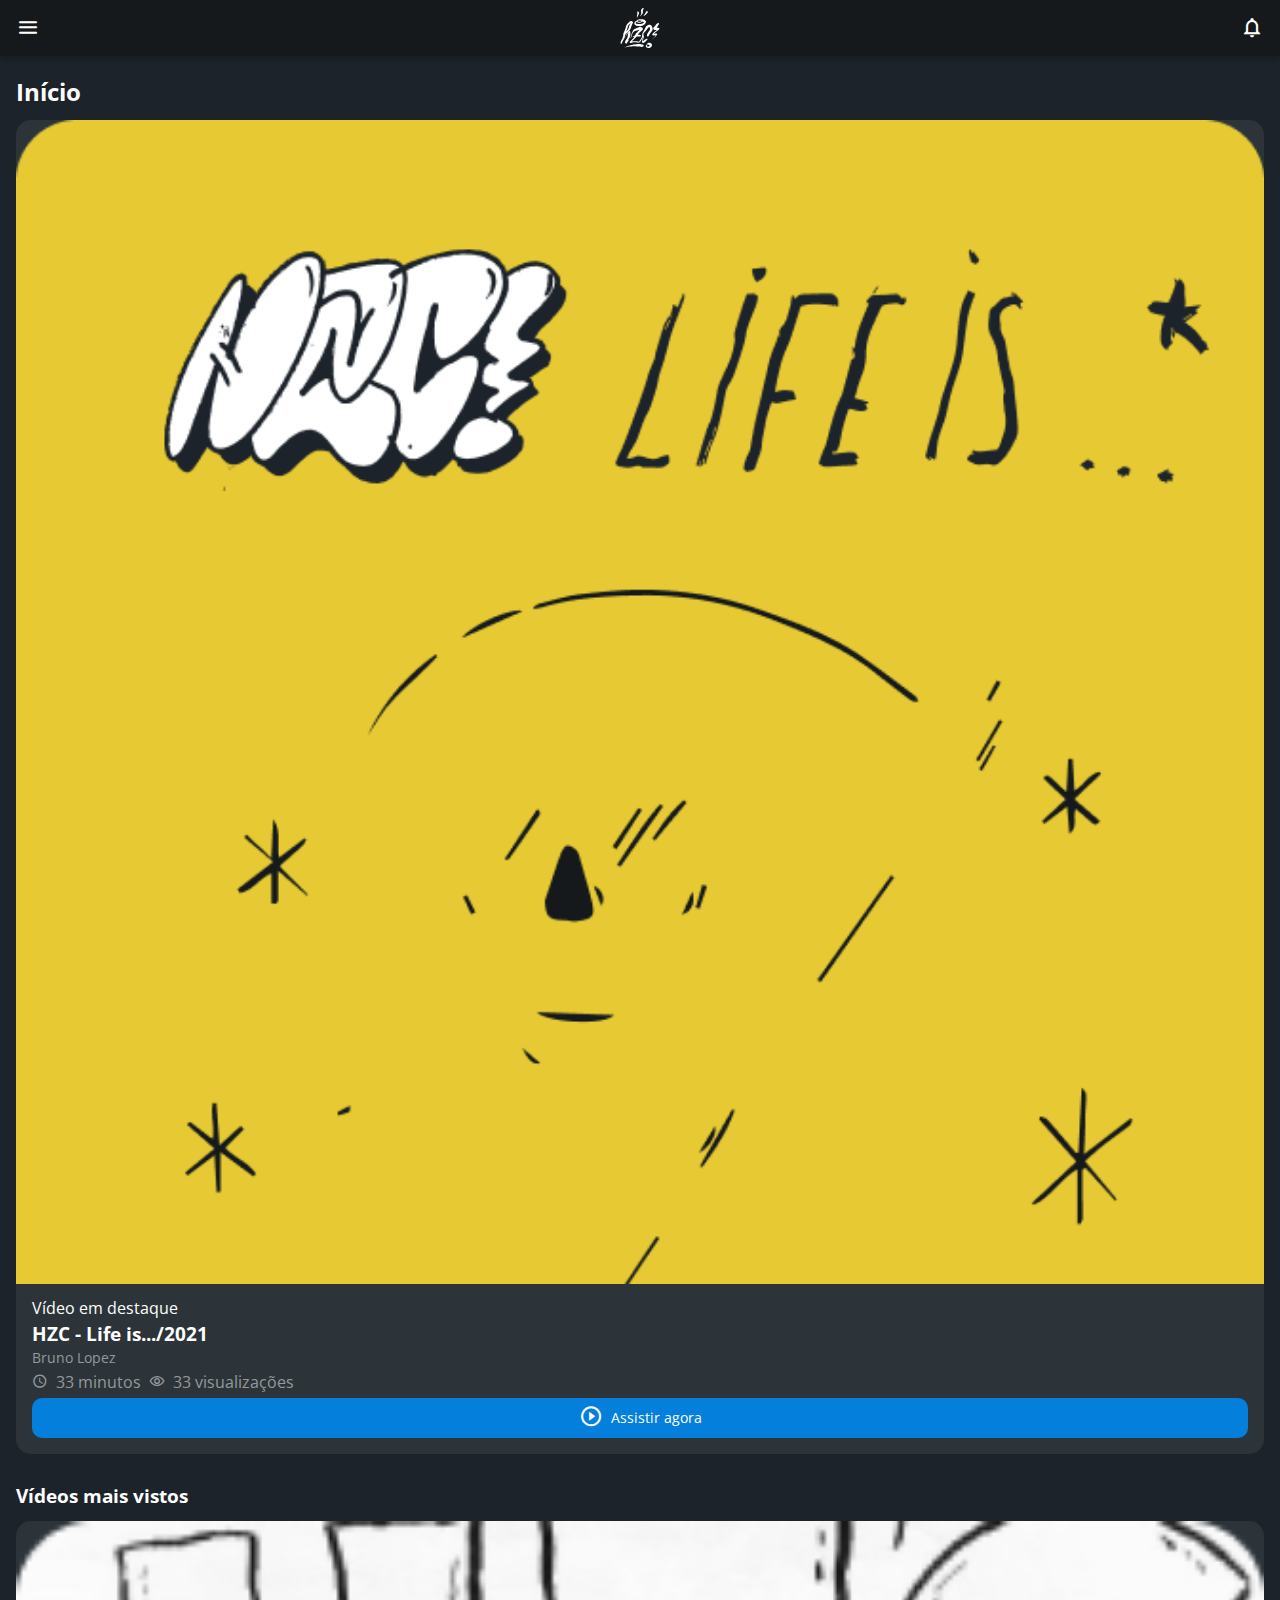
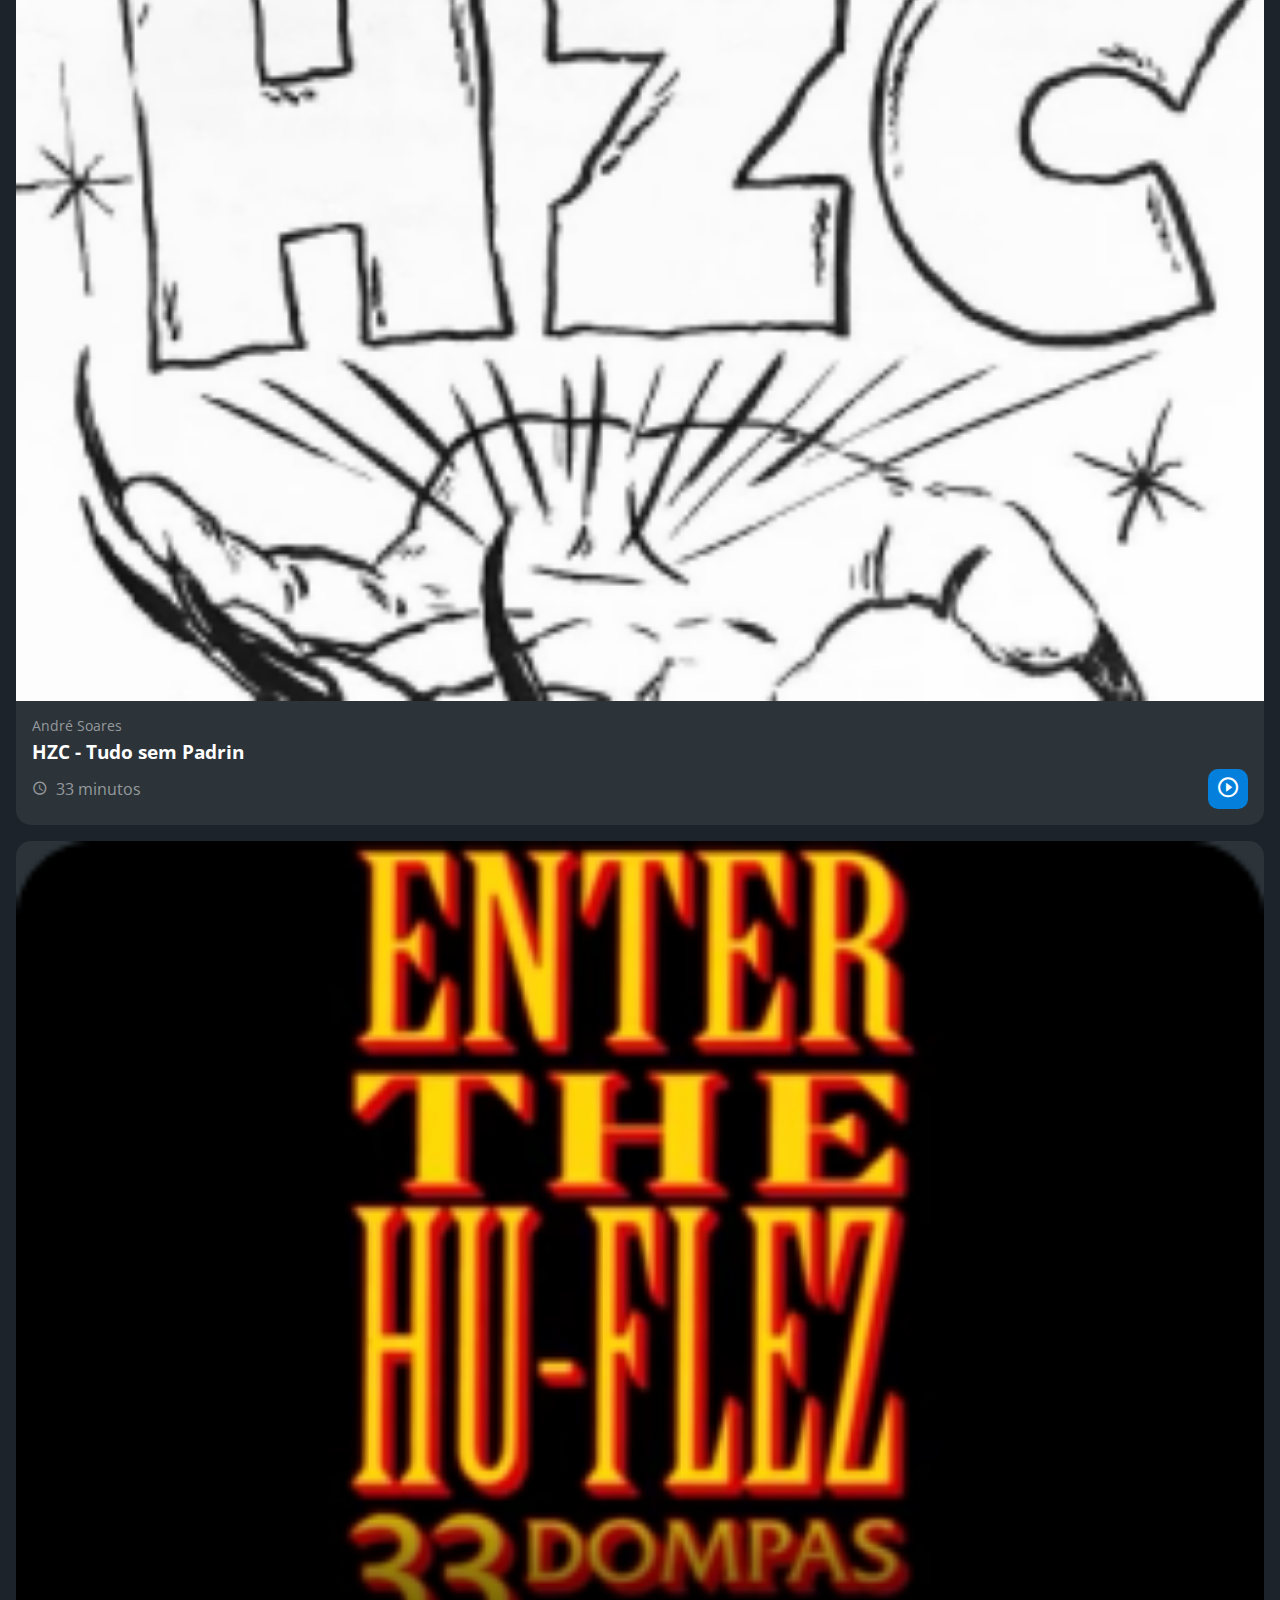
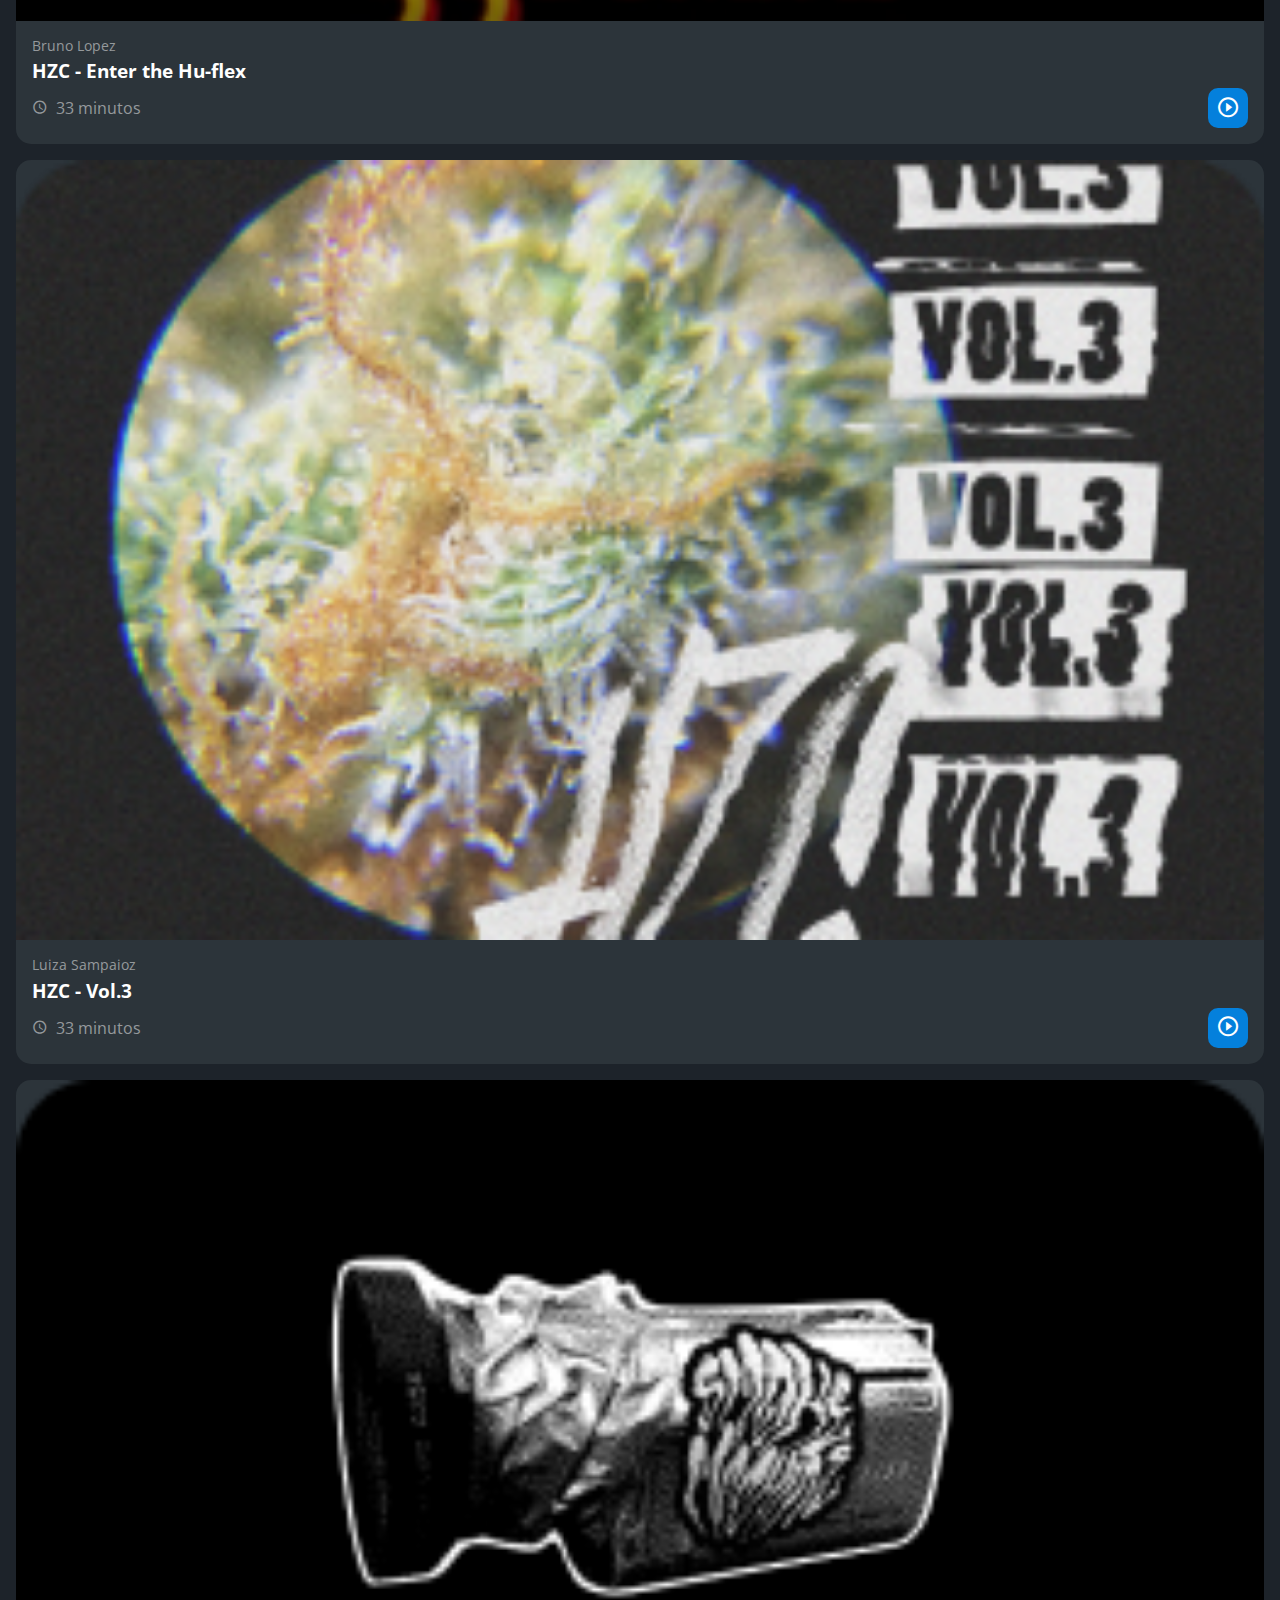
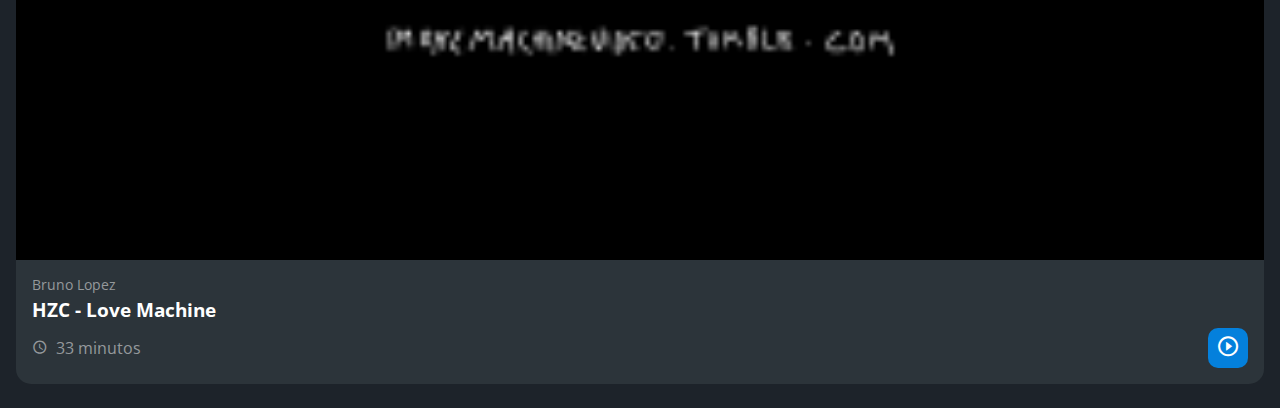
<file: videos.html>
<!DOCTYPE html>
<html lang="pt-BR">
<head>
    <meta charset="UTF-8">
    <meta http-equiv="X-UA-Compatible" content="IE=edge">
    <meta name="viewport" content="width=device-width, initial-scale=1.0">
    <title>Flexbox Grid</title>
    <link rel="preconnect" href="https://fonts.googleapis.com">
    <link rel="preconnect" href="https://fonts.gstatic.com" crossorigin>
    <link rel="stylesheet" href="https://fonts.googleapis.com/css2?family=Open+Sans:wght@400;600;700&display=swap">
    <link rel="stylesheet" href="assets/css/reset.css">
    <link rel="stylesheet" href="assets/css/style.css">
</head>
    <header class="cabecalho">
        <button class="cabecalho__menu" aria-label="Menu"><i></i></button>
        <img src="assets/img/logo.svg" alt="Logotipo do Flexbox-Grid" class="cabecalho__logo">
        <p class="cabecalho__perfil">Bruno Lopez</p>
        <button class="cabecalho__notificacao" aria-label="Notificação"><i></i></button>
    </header>

    <nav class="menu-lateral">
        <img src="assets/img/logo.svg" alt="Logotipo do Flexbox-Grid" class="menu-lateral__logo">
        <a href="index.html" class="menu-lateral__link menu-lateral__link--inicio menu-lateral__link--ativo">Início</a>
        <a href="videos.html" class="menu-lateral__link menu-lateral__link--videos">Vídeos</a>
        <a href="picos.html" class="menu-lateral__link menu-lateral__link--pico">Picos</a>
        <a href="#" class="menu-lateral__link menu-lateral__link--integrantes">Integrantes</a>
        <a href="#" class="menu-lateral__link menu-lateral__link--camisas">Camisas</a>
        <a href="#" class="menu-lateral__link menu-lateral__link--pinturas">Pinturas</a>
    </nav>

    <main class="principal">
        <h2 class="titulo-pagina">Início</h2>
        <article class="cartao  cartao--destaque destaque-video">
            <img src="assets/img/banner-mobile_1.png" alt="Banner do cartao" class="cartao__imagem cartao__imagem--mobile">
            <img src="assets/img/banner_1.png" alt="Banner do cartao" class="cartao__imagem cartao__imagem--desktop">
            <div class="cartao__conteudo">
                <p class="cartao__destaque">Vídeo em destaque</p>
                <h3 class="cartao__titulo">HZC - Life is.../2021</h3>
                <p class="cartao__perfil">Bruno Lopez</p>
                <p class="cartao__info  cartao__info--tempo">33 minutos</p>
                <p class="cartao__info  cartao__info--visualizacao">33 visualizações</p>
                <button class="cartao__botao cartao__botao--play cartao__botao--destaque">Assistir agora</button>
            </div>
        </article>

        <article class="cartao cartao--recentes videos-recentes">
            <h3 class="cartao__titulo">Vídeos recentes</h3>
            <a href="#" class="cartao__link">Ver todos</a>
            <ul class="cartao__lista">
                <li class="cartao__item">
                    <img src="assets/img/miniatura_1.png" alt="mini foto da novas artes 1"
                        class="cartao__item-thumbnail">
                    <h4 class="cartao__item-titulo">HZC - Love Machine</h4>
                    <p class="cartao__item-perfil">Júlia Fonseca</p>
                </li>
                <li class="cartao__item">
                    <img src="assets/img/miniatura_2.png" alt="mini foto da novas artes 2"
                        class="cartao__item-thumbnail">
                    <h4 class="cartao__item-titulo">HZC - Vol. 3</h4>
                    <p class="cartao__item-perfil">Júlia Fonseca</p>
                </li>
                <li class="cartao__item">
                    <img src="assets/img/miniatura_3.png" alt="mini foto da novas artes 3"
                        class="cartao__item-thumbnail">
                    <h4 class="cartao__item-titulo">HZC - Pescaria na Urca</h4>
                    <p class="cartao__item-perfil">Júlia Fonseca</p>
                </li>
                <li class="cartao__item">
                    <img src="assets/img/miniatura_4.png" alt="mini foto da novas artes 4"
                        class="cartao__item-thumbnail">
                    <h4 class="cartao__item-titulo">Vidalocagi - Guerreiros do Asfalto</h4>
                    <p class="cartao__item-perfil">Júlia Fonseca</p>
                </li>
                <li class="cartao__item">
                    <img src="assets/img/miniatura_5.png" alt="mini foto da novas artes 5"
                        class="cartao__item-thumbnail">
                    <h4 class="cartao__item-titulo">Vidalocagi - Não importa o nível</h4>
                    <p class="cartao__item-perfil">Júlia Fonseca</p>
                </li>
            </ul>
        </article>

        <section class="secao secao-videos">
            <h3 class="titulo-secao">Vídeos mais vistos</h3>
            <article class="cartao">
                <img src="assets/img/video_1.png" alt="video" class="cartao__imagem">
                <div class="cartao__conteudo">
                    <p class="cartao__perfil">André Soares</p>
                    <h3 class="cartao__titulo">HZC - Tudo sem Padrin</h3>
                    <p class="cartao__info  cartao__info--tempo">33 minutos</p>
                    <button class="cartao__botao cartao__botao--play" aria-label="Assistir agora"></button>
                </div>
            </article>

            <article class="cartao">
                <img src="assets/img/video_2.png" alt="video" class="cartao__imagem">
                <div class="cartao__conteudo">
                    <p class="cartao__perfil">Bruno Lopez</p>
                    <h3 class="cartao__titulo">HZC - Enter the Hu-flex</h3>
                    <p class="cartao__info  cartao__info--tempo">33 minutos</p>
                    <button class="cartao__botao cartao__botao--play" aria-label="Assistir agora"></button>
                </div>
            </article>

            <article class="cartao">
                <img src="assets/img/video_3.png" alt="video" class="cartao__imagem">
                <div class="cartao__conteudo">
                    <p class="cartao__perfil">Luiza Sampaioz</p>
                    <h3 class="cartao__titulo">HZC - Vol.3</h3>
                    <p class="cartao__info  cartao__info--tempo">33 minutos</p>
                    <button class="cartao__botao cartao__botao--play" aria-label="Assistir agora"></button>
                </div>
            </article>

            <article class="cartao ">
                <img src="assets/img/video_4.png" alt="video" class="cartao__imagem">
                <div class="cartao__conteudo">
                    <p class="cartao__perfil">Bruno Lopez</p>
                    <h3 class="cartao__titulo">HZC - Love Machine</h3>
                    <p class="cartao__info  cartao__info--tempo">33 minutos</p>
                    <button class="cartao__botao cartao__botao--play" aria-label="Assistir agora"></button>
                </div>
            </article>
        </section>
    </main>
</body>
</html>
</file>
<file: assets/css/style.css>
@font-face {
    font-family: 'icones';
    src: url(../font/icones.ttf);
}

:root {
    --branco: #ffffff;
    --preto: #1d232a;
    --preto-secundario: #15191c;
    --cinza: #2c343a;
    --cinza-claro: #95999c;
    --azul: #0480dc;
}

body {
    background-color: var(--preto);
    font-family: 'Open Sans', 'icones', sans-serif;
    color: var(--branco);
}

.cabecalho {
    display: flex;
    justify-content: space-between;
    align-items: center;
    background-color: var(--preto-secundario);
    padding: 8px 16px;
    box-shadow: 0px 4px 4px rgba(0, 0, 0, 0.16);
}

.cabecalho__menu i::before {
    content: '\e904';
    font-size: 24px;
}

.cabecalho__notificacao i::before {
    content: '\e906';
    font-size: 24px;
}

.cabecalho__logo {
    width: 40px;
}

.cabecalho__perfil {
    display: none;
}

.menu-lateral {
    display: flex;
    flex-direction: column;
    background-color: var(--preto-secundario);
    width: 75vw;
    height: 100vh;
    position: absolute;
    left: -100vw;
    transition: left 0.25s;
    z-index: 99;
}

.menu-lateral--ativo {
    left: 0;
    transition: 0.25s;
}

.menu-lateral__logo {
    width: 118px;
    align-self: center;
    padding: 16px;
}

.menu-lateral__link {
    height: 64px;
    color: var(--cinza-claro);
    padding-left: 64px;
    display: flex;
    align-items: center;
}

.menu-lateral__link--ativo {
    color: var(--branco);
    padding-left: 56px;
    border-left: 8px solid var(--branco);
}

.menu-lateral__link::before {
    content: '\e900';
    width: 24px;
    height: 24px;
    font-size: 24px;
    position: absolute;
    left: 24px;
}

.menu-lateral__link--inicio::before {
    content: '\e902';
}

.menu-lateral__link--videos::before {
    content: '\e90e';
}

.menu-lateral__link--pico::before {
    content: '\e909';
}

.menu-lateral__link--integrantes::before {
    content: '\e903';
}

.menu-lateral__link--camisas::before {
    content: '\e900';
}

.menu-lateral__link--pinturas::before {
    content: '\e90a';
}

.principal {
    padding: 24px 16px;
    display: grid;
    gap: 16px;
}

.titulo-pagina {
    font-size: 1.5rem;
    font-weight: 700;
}

.secao {
    display: grid;
    gap: 16px;
}

.titulo-secao {
    font-size: 1.2rem;
    font-weight: 700;
}

.cartao {
    width: 100%;
    border-radius: 15px;
    overflow: hidden;
    background-color: var(--cinza);
}

.cartao--destaque {
    margin-bottom: 16px;
}

.cartao__conteudo {
    padding: 16px;
    display: grid;
    grid-template-columns: auto 1fr;
    gap: 8px;
}

.cartao__imagem--desktop {
    display: none;
}

.cartao__imagem--mobile {
    display: block;
}


.cartao__destaque {
    grid-column: span 2;
}

.cartao__titulo {
    font-size: 1.2rem;
    font-weight: 700;
    grid-column: span 2;
}

.cartao__perfil {
    color: var(--cinza-claro);
    font-size: 0.9rem;
    grid-column: span 2;
}

.cartao__info {
    display: flex;
    align-items: center;
    color: var(--cinza-claro);
}

.cartao__info--tempo::before {
    content: '\e90c';
    margin-right: 8px;
}

.cartao__info--olho::before {
    content: '\e90f';
    margin-right: 8px;
}

.cartao__info--visualizacao::before {
    content: '\e90f';
    margin-right: 8px;
}

.cartao__botao {
    display: flex;
    justify-content: center;
    align-items: center;
    background-color: var(--azul);
    width: 40px;
    height: 40px;
    border-radius: 10px;
    font-size: 0.9rem;
    justify-self: flex-end;
}

.cartao__botao--play::before {
    content: '\e90b';
    font-size: 24px;
}

.cartao__botao--compra::before {
    content: '\e901';
    font-size: 24px;
}

.cartao__botao--pico::before {
    content: '\e908';
    font-size: 24px;
}

.cartao__botao--destaque {
    width: 100%;
    grid-column: span 2;
}

.cartao__botao--destaque::before {
    margin-right: 8px;
}

.cartao--recentes {
    display: none;
}

@media screen and (min-width: 1440px) {
    body {
        display: grid;
        grid-template-columns: auto 1fr;
    }

    .cabecalho {
        background-color: var(--preto);
        display: grid;
        column-gap: 32px;
        grid-template-columns: 1fr auto;
        padding: 16px 60px;
        height: 80px;
        box-sizing: border-box;
        grid-column: 2;
    }

    .cabecalho__menu {
        display: none;
    }

    .cabecalho__logo {
        display: none;
    }

    .cabecalho__perfil {
        display: grid;
        grid-template-columns: repeat(3, auto);
        column-gap: 8px;
        align-items: center;
        justify-self: flex-end;
        color: var(--cinza-claro);
        padding: 8px 32px;
        border-right: 1px solid var(--cinza-claro);
    }

    .cabecalho__perfil::before {
        content: '';
        display: block;
        width: 32px;
        height: 32px;
        background-image: url(../img/profile_2.png);
        background-size: contain;
        background-repeat: no-repeat;
        background-position: center;
    }

    .cabecalho__perfil::after {
        content: '\e90d';
        color: var(--branco);
        font-size: 1.5rem;
    }

    .menu-lateral {
        position: static;
        width: 200px;
        grid-column: 1;
        grid-row: 1 / span 2;
    }

    .secao {
        grid-template-columns: repeat(4, 1fr);
    }
    .titulo-secao {
        grid-column: span 4;
    }

    .principal {
        display: grid;
        grid-template-columns: auto 1fr auto;
        grid-template-areas:
            'titulo-pagina titulo-pagina titulo-pagina'
            'destaque-video destaque-video videos-recentes'
            'secao-videos secao-videos secao-videos'
            'produtos-recentes destaque-produtos destaque-produtos'
            'secao-produtos secao-produtos secao-produtos';
        column-gap: 32px;
        padding: 16px 60px;
        grid-column: 2;
    }

    .cartao--destaque {
        margin-bottom: 0;
    }

    .cartao__imagem--desktop {
        display: block;
    }
    
    .cartao__imagem--mobile {
        display: none;
    }
    
    .cartao__botao--destaque {
        grid-column: auto;
        padding: 16px 8px;
    }

    .cartao--recentes {
        display: grid;
        grid-template-columns: auto auto;
        align-items: center;
        row-gap: 24px;
        width: 256px;
        padding: 16px;
        box-sizing: border-box;
        align-self: flex-start;
    }

    .cartao--recentes .cartao__titulo {
        grid-column: auto;
    }

    .cartao__link {
        font-size: 0.8rem;
        font-weight: 600;
        color: var(--azul);
        justify-self: flex-end;
    }

    .cartao__lista {
        display: grid;
        row-gap: 16px;
        grid-column: span 2;
    }

    .cartao__item {
        display: grid;
        grid-template-columns: auto 1fr;
        gap: 8px;
    }

    .cartao__item-thumbnail {
        width: 32px;
        grid-row: span 2;
    }

    .cartao__item-titulo {
        font-size: 0.9rem;
        line-height: 1.2rem;
        font-weight: 700;
    }

    .cartao__item-perfil {
        font-size: 0.8rem;
        color: var(--cinza-claro);
    }

    .destaque-video {
        grid-area: destaque-video;
    }
    
    .videos-recentes {
        grid-area: videos-recentes;
    }
    
    .secao-videos {
        grid-area: secao-videos;
    }
    
    .destaque-produtos {
        grid-area: destaque-produtos;
    }
    
    .produtos-recentes {
        grid-area: produtos-recentes;
    }
    
    .secao-produtos {
        grid-area: secao-produtos;
    }
}
</file>
